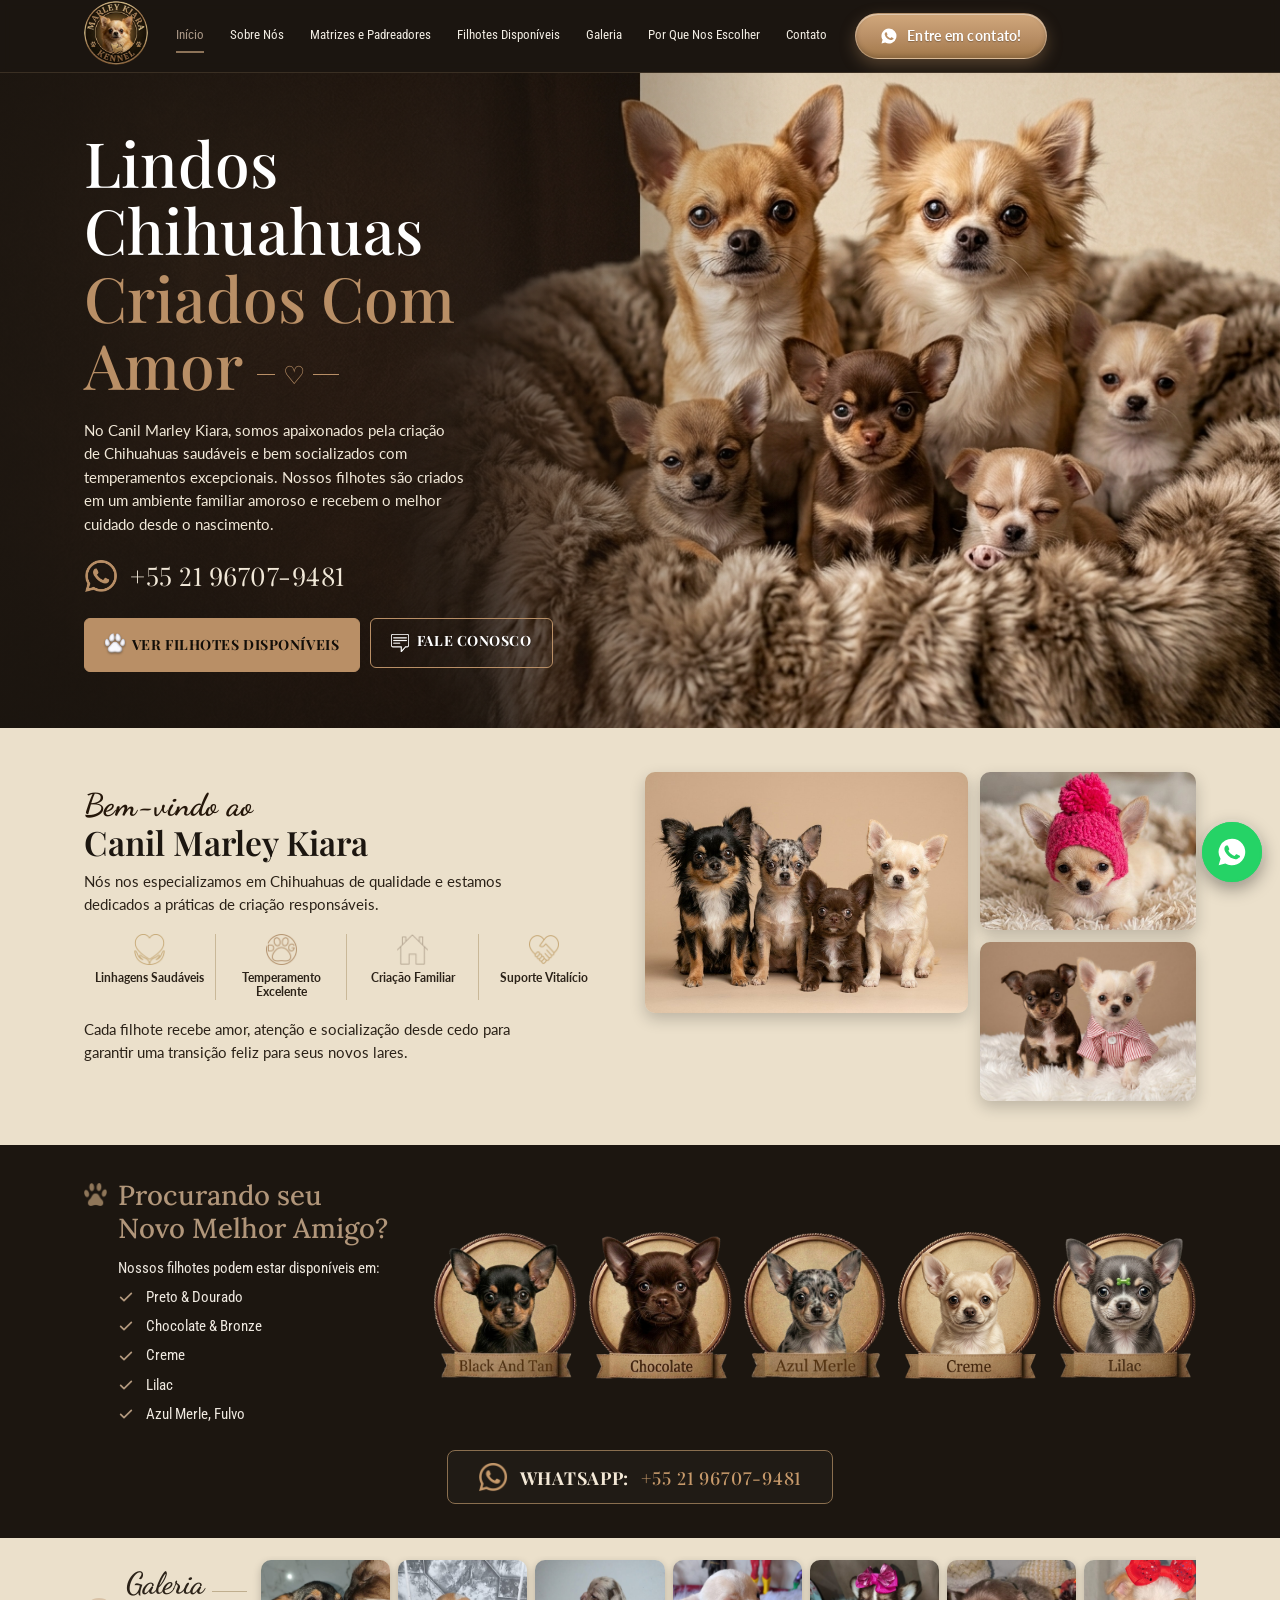
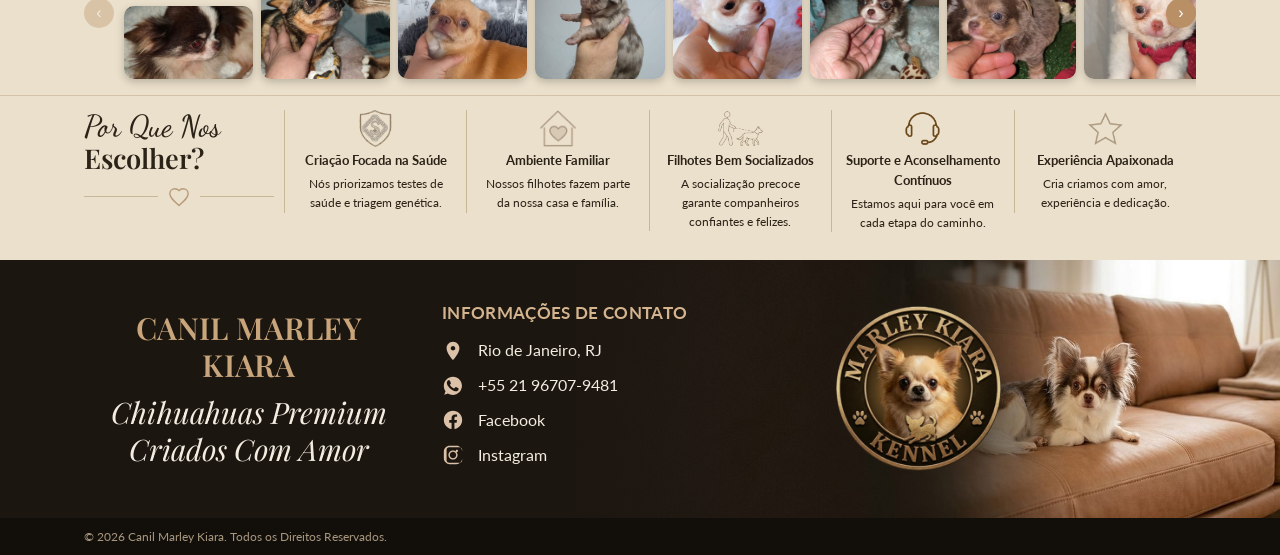
<file: index.html>
<!DOCTYPE html>
<html lang="pt-BR">
<head>
<meta charset="utf-8">
<meta name="viewport" content="width=device-width, initial-scale=1, viewport-fit=cover">
<title>Canil Marley Kiara — Chihuahuas criados com amor</title>
<link href="https://fonts.googleapis.com/css2?family=Playfair+Display:ital,wght@0,500;0,600;0,700;1,400;1,500&family=Dancing+Script:wght@500;600;700&family=Lato:wght@400;700&family=Lora:wght@500;600&family=Roboto+Condensed:wght@400;500&display=swap" rel="stylesheet">
<link rel="stylesheet" href="style.css">
</head>
<body>
<header><div class="wrap nav">
<a href="#inicio" aria-label="Canil Marley Kiara"><img class="logo" src="images/logo.png" alt="Logo Marley Kiara Kennel"></a>
<nav><a class="on" href="#inicio">Início</a><a href="#sobre">Sobre Nós</a><a href="pais.html">Matrizes e Padreadores</a><a href="filhotes.html">Filhotes Disponíveis</a><a href="#galeria">Galeria</a><a href="#porque">Por Que Nos Escolher</a><a href="#contato">Contato</a></nav>
<a class="wbtn" href="https://wa.me/5521967079481" target="_blank" rel="noopener"><svg width="18" height="18" viewBox="0 0 24 24" fill="currentColor" aria-hidden="true"><path d="M12 2a10 10 0 0 0-8.6 15.1L2 22l5-1.3A10 10 0 1 0 12 2zm5.2 14.2c-.2.6-1.3 1.2-1.8 1.2-.5.1-1 .2-3.3-.7-2.8-1.2-4.6-4-4.7-4.2-.1-.2-1.1-1.5-1.1-2.8s.7-2 1-2.3c.2-.3.5-.3.7-.3h.5c.2 0 .4 0 .6.5l.8 2c.1.2.1.3 0 .5l-.4.6c-.1.2-.3.3-.1.6.2.3.8 1.3 1.7 2.1 1.2 1 2.1 1.3 2.4 1.5.3.1.4.1.6-.1l.8-1c.2-.3.4-.2.6-.1l1.9.9c.3.1.5.2.5.3.1.2.1.8-.1 1.3z"/></svg><span>Entre em contato!</span></a>
</div></header>
<main>
<section class="hero" id="inicio"><div class="wrap"><div class="in">
<h1>Lindos Chihuahuas <span>Criados Com <b class="nw">Amor<i class="orn" aria-hidden="true">♡</i></b></span></h1>
<p>No Canil Marley Kiara, somos apaixonados pela criação de Chihuahuas saudáveis e bem socializados com temperamentos excepcionais. Nossos filhotes são criados em um ambiente familiar amoroso e recebem o melhor cuidado desde o nascimento.</p>
<div class="tel"><i class="wi" aria-hidden="true"></i>+55 21 96707-9481</div>
<div class="cta"><a class="btn fill" href="filhotes.html"><i class="ic ic-paw" aria-hidden="true"></i><span class="bt">VER FILHOTES DISPONÍVEIS</span></a><a class="btn line" href="#contato"><i class="ic ic-msg" aria-hidden="true"></i><span class="bt">FALE CONOSCO</span></a></div>
</div></div></section>

<section class="welcome" id="sobre"><div class="wrap grid">
<div>
<span class="script">Bem-vindo ao</span><h2>Canil Marley Kiara</h2>
<p>Nós nos especializamos em Chihuahuas de qualidade e estamos dedicados a práticas de criação responsáveis.</p>
<div class="feat"><div><em><img class="fi" src="images/icone-coracao-maos.png" alt=""></em>Linhagens Saudáveis</div><div><em><img class="fi" src="images/icone-patinha-circulo.png" alt=""></em>Temperamento Excelente</div><div><em><img class="fi" src="images/icone-casa.png" alt=""></em>Criação Familiar</div><div><em><img class="fi" src="images/icone-aperto-de-mao.png" alt=""></em>Suporte Vitalício</div></div>
<p>Cada filhote recebe amor, atenção e socialização desde cedo para garantir uma transição feliz para seus novos lares.</p>
</div>
<div class="collage">
<div><img src="images/boas-vindas-1.jpg" alt="Quatro chihuahuas: preto e dourado, azul merle, chocolate e creme" class="fill"></div>
<div><img src="images/boas-vindas-2.jpg" alt="Filhote de chihuahua com gorro rosa sobre manta" class="fill" style="object-position:center 45%"></div>
<div><img src="images/boas-vindas-3.jpg" alt="Dois filhotes de chihuahua sobre manta branca" class="fill" style="object-position:center 40%"></div>
</div></div></section>

<section class="colors" id="filhotes"><div class="wrap">
<div class="row">
<div class="intro"><i class="pw" aria-hidden="true"></i><h2>Procurando seu<br>Novo Melhor Amigo?</h2>
<p>Nossos filhotes podem estar disponíveis em:</p>
<ul><li>Preto &amp; Dourado</li><li>Chocolate &amp; Bronze</li><li>Creme</li><li>Lilac</li><li>Azul Merle, Fulvo</li></ul></div>
<div class="circles">
<div class="circ circ-img"><img src="images/cor-preto.png" alt="Filhote Preto &amp; Dourado (Black and Tan)"></div>
<div class="circ circ-img"><img src="images/cor-chocolate.png" alt="Filhote Chocolate"></div>
<div class="circ circ-img"><img src="images/cor-azul.png" alt="Filhote Azul Merle"></div>
<div class="circ circ-img"><img src="images/cor-creme.png" alt="Filhote Creme"></div>
<div class="circ circ-img"><img src="images/cor-lilac.png" alt="Filhote Lilac"></div>
</div></div>
<div class="wa"><a href="https://wa.me/5521967079481" target="_blank" rel="noopener"><i class="wi" aria-hidden="true"></i><b>WHATSAPP:</b> <span class="num">+55 21 96707-9481</span></a></div>
</div></section>

<section class="gal" id="galeria"><div class="wrap">
<div class="track-w"><div class="gh"><h2>Galeria</h2><i class="rule" aria-hidden="true"></i></div><button class="arr l" aria-label="Anterior">‹</button><button class="arr r" aria-label="Próximo">›</button>
<!-- Para adicionar fotos: copie uma linha <div><img src='images/galeria/NOME.jpg' alt='Filhote'></div> para dentro desta .track. A galeria rola sozinha (mouse, arrastar ou setas). -->
<div class="track" id="track">
<div><img src="images/galeria/filhote-1.jpg" alt="Chihuahua branco e chocolate de pelo longo sobre manta" loading="lazy" style="object-position:center 20%"></div><div><img src="images/galeria/filhote-2.jpg" alt="Chihuahua preto e dourado ao lado de um gato siamês" loading="lazy" style="object-position:center 25%"></div><div><img src="images/galeria/filhote-3.jpg" alt="Chihuahua dourado deitado em almofada cinza" loading="lazy" style="object-position:center 25%"></div><div><img src="images/galeria/filhote-4.jpg" alt="Filhote de chihuahua azul merle nas mãos" loading="lazy" style="object-position:center 25%"></div><div><img src="images/galeria/filhote-5.jpg" alt="Filhote de chihuahua creme claro" loading="lazy" style="object-position:center 25%"></div><div><img src="images/galeria/filhote-6.jpg" alt="Filhote de chihuahua chocolate com laço rosa" loading="lazy" style="object-position:center 25%"></div><div><img src="images/galeria/filhote-7.jpg" alt="Filhote de chihuahua chocolate de olhos azuis sobre grama sintética" loading="lazy" style="object-position:center 28%"></div><div><img src="images/galeria/filhote-8.jpg" alt="Filhote de chihuahua branco com laço vermelho" loading="lazy" style="object-position:center 18%"></div><div><img src="images/galeria/filhote-9.jpg" alt="Filhote de chihuahua creme de pelo longo com camisa listrada vermelha" loading="lazy" style="object-position:center 30%"></div><div><img src="images/galeria/filhote-10.jpg" alt="Filhote de chihuahua chocolate e branco de olhos azuis sobre manta felpuda" loading="lazy" style="object-position:center 38%"></div><div><img src="images/galeria/filhote-11.jpg" alt="Filhote de chihuahua chocolate sentado sobre manta azul" loading="lazy" style="object-position:center 40%"></div><div><img src="images/galeria/filhote-12.jpg" alt="Filhote de chihuahua chocolate e dourado nas mãos" loading="lazy" style="object-position:center 22%"></div><div><img src="images/galeria/filhote-13.jpg" alt="Filhote de chihuahua chocolate com manchas brancas sobre manta branca" loading="lazy" style="object-position:center 32%"></div><div><img src="images/galeria/filhote-14.jpg" alt="Filhote de chihuahua lilac de olhos azuis nas mãos" loading="lazy" style="object-position:center 30%"></div><div><img src="images/galeria/filhote-15.jpg" alt="Dois filhotes de chihuahua creme sobre grama sintética" loading="lazy" style="object-position:center 38%"></div><div><img src="images/galeria/filhote-16.jpg" alt="Filhote de chihuahua creme com laço rosa" loading="lazy" style="object-position:center 28%"></div>
</div></div></div></section>

<section class="why" id="porque"><div class="wrap grid">
<h2><span class="script">Por Que Nos</span>Escolher?<span class="hh" aria-hidden="true"><i></i><svg viewBox='0 0 24 24' width='22' height='22' aria-hidden='true'><path d='M12 21.35l-1.45-1.32C5.4 15.36 2 12.28 2 8.5 2 5.42 4.42 3 7.5 3c1.74 0 3.41.81 4.5 2.09C13.09 3.81 14.76 3 16.5 3 19.58 3 22 5.42 22 8.5c0 3.78-3.4 6.86-8.55 11.54L12 21.35z' fill='none' stroke='currentColor' stroke-width='1.5' stroke-linejoin='round'/></svg><i></i></span></h2>
<div class="it"><em><img class="fi" src="images/icone-escudo.png" alt=""></em><h3>Criação Focada na Saúde</h3><p>Nós priorizamos testes de saúde e triagem genética.</p></div>
<div class="it"><em><img class="fi" src="images/icone-casa-coracao.png" alt=""></em><h3>Ambiente Familiar</h3><p>Nossos filhotes fazem parte da nossa casa e família.</p></div>
<div class="it"><em><img class="fi fi-w" src="images/icone-passeio.png" alt=""></em><h3>Filhotes Bem Socializados</h3><p>A socialização precoce garante companheiros confiantes e felizes.</p></div>
<div class="it"><em><img class="fi" src="images/icone-suporte.png" alt=""></em><h3>Suporte e Aconselhamento Contínuos</h3><p>Estamos aqui para você em cada etapa do caminho.</p></div>
<div class="it"><em><img class="fi" src="images/icone-estrela.png" alt=""></em><h3>Experiência Apaixonada</h3><p>Cria criamos com amor, experiência e dedicação.</p></div>
</div></section>

<section class="contact" id="contato"><div class="wrap grid">
<div class="brand">CANIL MARLEY<br>KIARA<span class="tag">Chihuahuas Premium<br>Criados Com Amor</span></div>
<div><h3>INFORMAÇÕES DE CONTATO</h3><ul>
<li><img class="ci" src="images/icone-local.svg" alt="">Rio de Janeiro, RJ</li>
<li><img class="ci" src="images/icone-whatsapp.svg" alt=""><a href="https://wa.me/5521967079481" target="_blank" rel="noopener">+55 21 96707-9481</a></li>
<li><img class="ci" src="images/icone-facebook.svg" alt=""><a href="https://www.facebook.com/marley.kiar/" target="_blank" rel="noopener">Facebook</a></li>
<li><img class="ci" src="images/icone-instagram.svg" alt=""><a href="https://www.instagram.com/marley_kiara/" target="_blank" rel="noopener">Instagram</a></li></ul></div>
<div class="side"><img class="logo" src="images/logo.png" alt="Marley Kiara Kennel"></div>
</div></section>
</main>
<div class="copy"><div class="wrap">© 2026 Canil Marley Kiara. Todos os Direitos Reservados.</div></div>
<a class="wfloat" href="https://wa.me/5521967079481?text=Ol%C3%A1!%20Vim%20pelo%20site%20do%20Canil%20Marley%20Kiara%20e%20gostaria%20de%20saber%20mais%20sobre%20os%20filhotes." target="_blank" rel="noopener" aria-label="Falar com o Canil Marley Kiara no WhatsApp"><svg width="32" height="32" viewBox="0 0 24 24" fill="currentColor" aria-hidden="true"><path d="M12 2a10 10 0 0 0-8.6 15.1L2 22l5-1.3A10 10 0 1 0 12 2zm5.2 14.2c-.2.6-1.3 1.2-1.8 1.2-.5.1-1 .2-3.3-.7-2.8-1.2-4.6-4-4.7-4.2-.1-.2-1.1-1.5-1.1-2.8s.7-2 1-2.3c.2-.3.5-.3.7-.3h.5c.2 0 .4 0 .6.5l.8 2c.1.2.1.3 0 .5l-.4.6c-.1.2-.3.3-.1.6.2.3.8 1.3 1.7 2.1 1.2 1 2.1 1.3 2.4 1.5.3.1.4.1.6-.1l.8-1c.2-.3.4-.2.6-.1l1.9.9c.3.1.5.2.5.3.1.2.1.8-.1 1.3z"/></svg></a>
<script src="script.js"></script>
<script src="menu.js"></script>
</body></html>
</file>
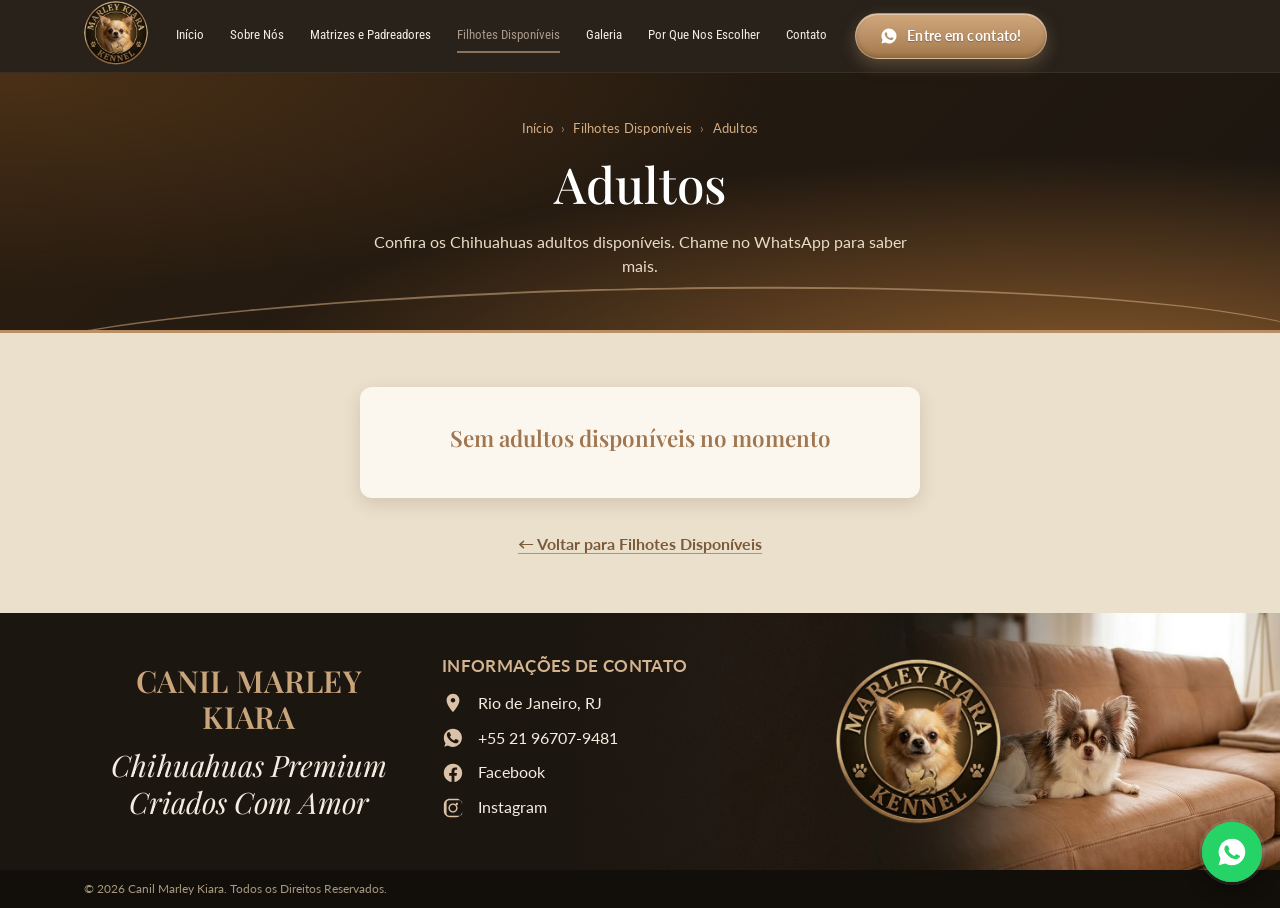
<file: adultos.html>
<!DOCTYPE html>
<html lang="pt-BR">
<head>
<meta charset="utf-8">
<meta name="viewport" content="width=device-width, initial-scale=1, viewport-fit=cover">
<title>Adultos — Canil Marley Kiara</title>
<meta name="description" content="Confira os Chihuahuas adultos disponíveis. Chame no WhatsApp para saber mais.">
<link href="https://fonts.googleapis.com/css2?family=Playfair+Display:ital,wght@0,500;0,600;0,700;1,400;1,500&family=Dancing+Script:wght@500;600;700&family=Lato:wght@400;700&family=Lora:wght@500;600&family=Roboto+Condensed:wght@400;500&display=swap" rel="stylesheet">
<link rel="stylesheet" href="style.css">
<link rel="stylesheet" href="paginas.css">
</head>
<body>
<header><div class="wrap nav">
<a href="index.html#inicio" aria-label="Canil Marley Kiara"><img class="logo" src="images/logo.png" alt="Logo Marley Kiara Kennel"></a>
<nav><a href="index.html#inicio">Início</a><a href="index.html#sobre">Sobre Nós</a><a href="pais.html">Matrizes e Padreadores</a><a class="on" href="filhotes.html">Filhotes Disponíveis</a><a href="index.html#galeria">Galeria</a><a href="index.html#porque">Por Que Nos Escolher</a><a href="index.html#contato">Contato</a></nav>
<a class="wbtn" href="https://wa.me/5521967079481" target="_blank" rel="noopener"><svg width="18" height="18" viewBox="0 0 24 24" fill="currentColor" aria-hidden="true"><path d="M12 2a10 10 0 0 0-8.6 15.1L2 22l5-1.3A10 10 0 1 0 12 2zm5.2 14.2c-.2.6-1.3 1.2-1.8 1.2-.5.1-1 .2-3.3-.7-2.8-1.2-4.6-4-4.7-4.2-.1-.2-1.1-1.5-1.1-2.8s.7-2 1-2.3c.2-.3.5-.3.7-.3h.5c.2 0 .4 0 .6.5l.8 2c.1.2.1.3 0 .5l-.4.6c-.1.2-.3.3-.1.6.2.3.8 1.3 1.7 2.1 1.2 1 2.1 1.3 2.4 1.5.3.1.4.1.6-.1l.8-1c.2-.3.4-.2.6-.1l1.9.9c.3.1.5.2.5.3.1.2.1.8-.1 1.3z"/></svg><span>Entre em contato!</span></a>
</div></header>
<main>
<section class="pghead"><div class="wrap"><p class="crumb"><a href="index.html">Início</a><span>›</span><a href="filhotes.html">Filhotes Disponíveis</a><span>›</span>Adultos</p><h1>Adultos</h1><p class="sub">Confira os Chihuahuas adultos disponíveis. Chame no WhatsApp para saber mais.</p></div></section>
<section class="pgbody"><div class="wrap">
<div class="lista" data-cat="adultos" data-titulo="Adultos" data-vazio="Sem adultos disponíveis no momento"></div>
<p class="back"><a href="filhotes.html">← Voltar para Filhotes Disponíveis</a></p>
</div></section>
</main>
<section class="contact" id="contato"><div class="wrap grid">
<div class="brand">CANIL MARLEY<br>KIARA<span class="tag">Chihuahuas Premium<br>Criados Com Amor</span></div>
<div><h3>INFORMAÇÕES DE CONTATO</h3><ul>
<li><img class="ci" src="images/icone-local.svg" alt="">Rio de Janeiro, RJ</li>
<li><img class="ci" src="images/icone-whatsapp.svg" alt=""><a href="https://wa.me/5521967079481" target="_blank" rel="noopener">+55 21 96707-9481</a></li>
<li><img class="ci" src="images/icone-facebook.svg" alt=""><a href="https://www.facebook.com/marley.kiar/" target="_blank" rel="noopener">Facebook</a></li>
<li><img class="ci" src="images/icone-instagram.svg" alt=""><a href="https://www.instagram.com/marley_kiara/" target="_blank" rel="noopener">Instagram</a></li></ul></div>
<div class="side"><img class="logo" src="images/logo.png" alt="Marley Kiara Kennel"></div>
</div></section>
<div class="copy"><div class="wrap">© 2026 Canil Marley Kiara. Todos os Direitos Reservados.</div></div>
<a class="wfloat" href="https://wa.me/5521967079481?text=Ol%C3%A1!%20Vim%20pelo%20site%20do%20Canil%20Marley%20Kiara%20e%20gostaria%20de%20saber%20mais%20sobre%20os%20filhotes." target="_blank" rel="noopener" aria-label="Falar com o Canil Marley Kiara no WhatsApp"><svg width="32" height="32" viewBox="0 0 24 24" fill="currentColor" aria-hidden="true"><path d="M12 2a10 10 0 0 0-8.6 15.1L2 22l5-1.3A10 10 0 1 0 12 2zm5.2 14.2c-.2.6-1.3 1.2-1.8 1.2-.5.1-1 .2-3.3-.7-2.8-1.2-4.6-4-4.7-4.2-.1-.2-1.1-1.5-1.1-2.8s.7-2 1-2.3c.2-.3.5-.3.7-.3h.5c.2 0 .4 0 .6.5l.8 2c.1.2.1.3 0 .5l-.4.6c-.1.2-.3.3-.1.6.2.3.8 1.3 1.7 2.1 1.2 1 2.1 1.3 2.4 1.5.3.1.4.1.6-.1l.8-1c.2-.3.4-.2.6-.1l1.9.9c.3.1.5.2.5.3.1.2.1.8-.1 1.3z"/></svg></a>
<script src="filhotes-data.js"></script>
<script src="paginas.js"></script>
<script src="menu.js"></script>
</body></html>
</file>
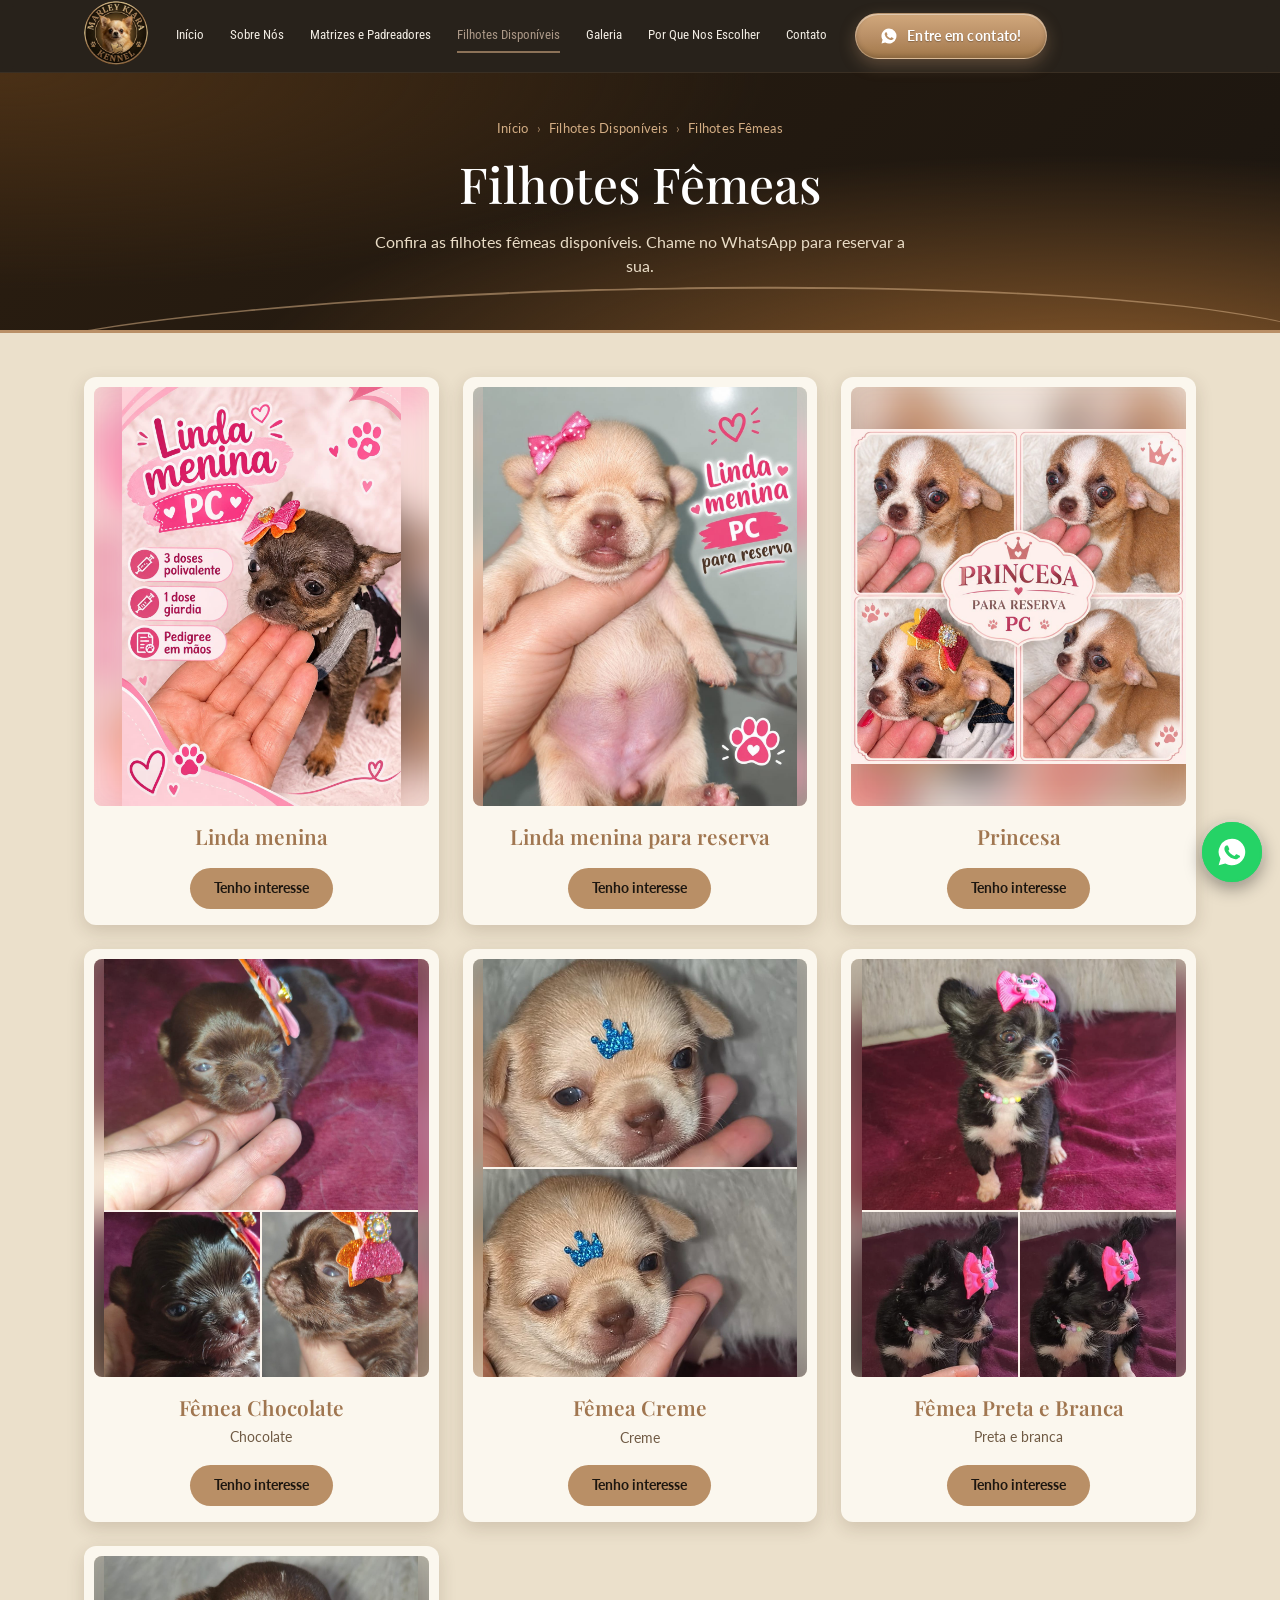
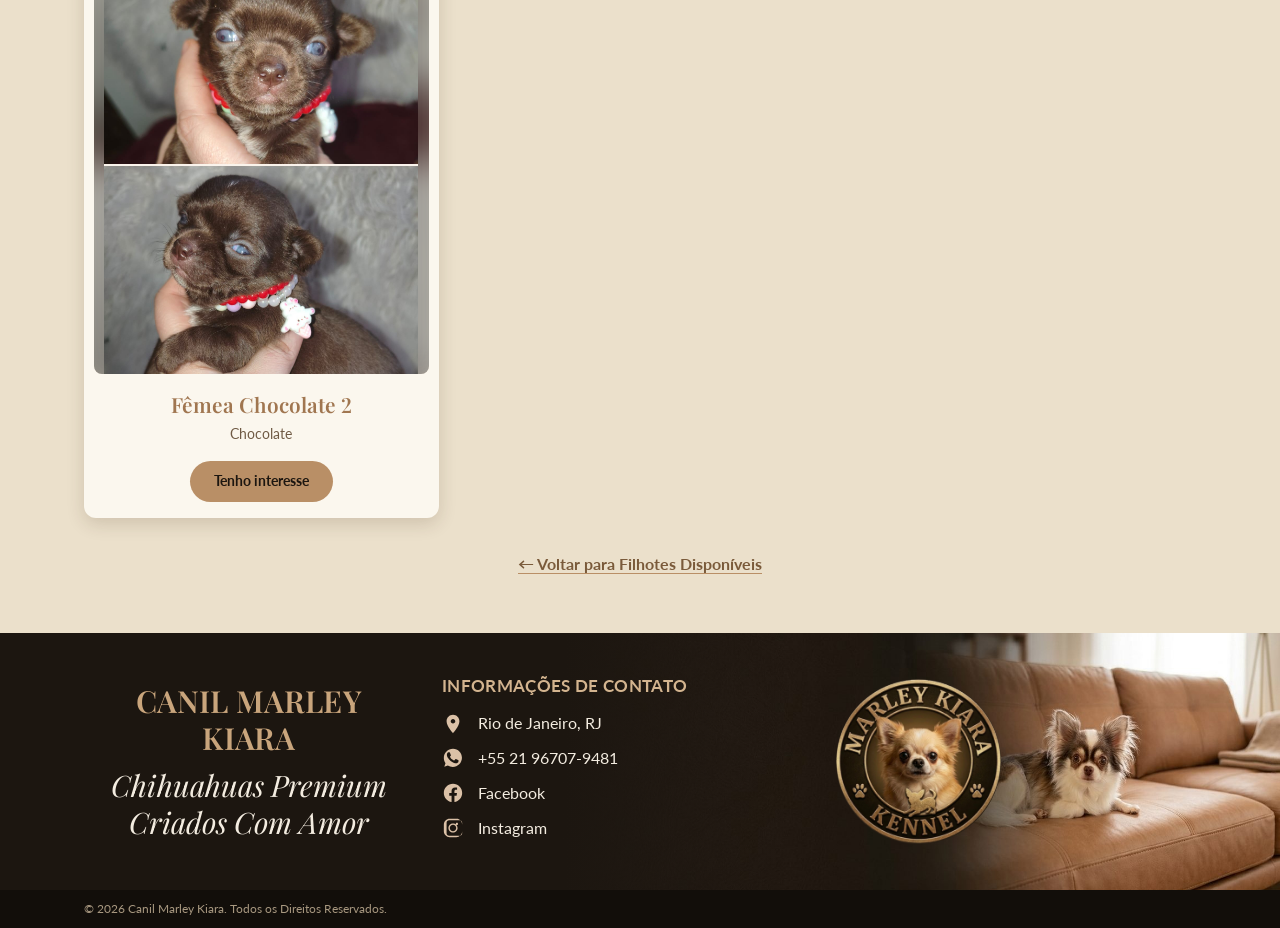
<file: filhotes-femeas.html>
<!DOCTYPE html>
<html lang="pt-BR">
<head>
<meta charset="utf-8">
<meta name="viewport" content="width=device-width, initial-scale=1, viewport-fit=cover">
<title>Filhotes Fêmeas — Canil Marley Kiara</title>
<meta name="description" content="Confira as filhotes fêmeas disponíveis. Chame no WhatsApp para reservar a sua.">
<link href="https://fonts.googleapis.com/css2?family=Playfair+Display:ital,wght@0,500;0,600;0,700;1,400;1,500&family=Dancing+Script:wght@500;600;700&family=Lato:wght@400;700&family=Lora:wght@500;600&family=Roboto+Condensed:wght@400;500&display=swap" rel="stylesheet">
<link rel="stylesheet" href="style.css">
<link rel="stylesheet" href="paginas.css">
</head>
<body>
<header><div class="wrap nav">
<a href="index.html#inicio" aria-label="Canil Marley Kiara"><img class="logo" src="images/logo.png" alt="Logo Marley Kiara Kennel"></a>
<nav><a href="index.html#inicio">Início</a><a href="index.html#sobre">Sobre Nós</a><a href="pais.html">Matrizes e Padreadores</a><a class="on" href="filhotes.html">Filhotes Disponíveis</a><a href="index.html#galeria">Galeria</a><a href="index.html#porque">Por Que Nos Escolher</a><a href="index.html#contato">Contato</a></nav>
<a class="wbtn" href="https://wa.me/5521967079481" target="_blank" rel="noopener"><svg width="18" height="18" viewBox="0 0 24 24" fill="currentColor" aria-hidden="true"><path d="M12 2a10 10 0 0 0-8.6 15.1L2 22l5-1.3A10 10 0 1 0 12 2zm5.2 14.2c-.2.6-1.3 1.2-1.8 1.2-.5.1-1 .2-3.3-.7-2.8-1.2-4.6-4-4.7-4.2-.1-.2-1.1-1.5-1.1-2.8s.7-2 1-2.3c.2-.3.5-.3.7-.3h.5c.2 0 .4 0 .6.5l.8 2c.1.2.1.3 0 .5l-.4.6c-.1.2-.3.3-.1.6.2.3.8 1.3 1.7 2.1 1.2 1 2.1 1.3 2.4 1.5.3.1.4.1.6-.1l.8-1c.2-.3.4-.2.6-.1l1.9.9c.3.1.5.2.5.3.1.2.1.8-.1 1.3z"/></svg><span>Entre em contato!</span></a>
</div></header>
<main>
<section class="pghead"><div class="wrap"><p class="crumb"><a href="index.html">Início</a><span>›</span><a href="filhotes.html">Filhotes Disponíveis</a><span>›</span>Filhotes Fêmeas</p><h1>Filhotes Fêmeas</h1><p class="sub">Confira as filhotes fêmeas disponíveis. Chame no WhatsApp para reservar a sua.</p></div></section>
<section class="pgbody"><div class="wrap">
<div class="lista" data-cat="femeas" data-titulo="Filhotes Fêmeas" data-vazio="Sem filhotes fêmeas disponíveis no momento"></div>
<p class="back"><a href="filhotes.html">← Voltar para Filhotes Disponíveis</a></p>
</div></section>
</main>
<section class="contact" id="contato"><div class="wrap grid">
<div class="brand">CANIL MARLEY<br>KIARA<span class="tag">Chihuahuas Premium<br>Criados Com Amor</span></div>
<div><h3>INFORMAÇÕES DE CONTATO</h3><ul>
<li><img class="ci" src="images/icone-local.svg" alt="">Rio de Janeiro, RJ</li>
<li><img class="ci" src="images/icone-whatsapp.svg" alt=""><a href="https://wa.me/5521967079481" target="_blank" rel="noopener">+55 21 96707-9481</a></li>
<li><img class="ci" src="images/icone-facebook.svg" alt=""><a href="https://www.facebook.com/marley.kiar/" target="_blank" rel="noopener">Facebook</a></li>
<li><img class="ci" src="images/icone-instagram.svg" alt=""><a href="https://www.instagram.com/marley_kiara/" target="_blank" rel="noopener">Instagram</a></li></ul></div>
<div class="side"><img class="logo" src="images/logo.png" alt="Marley Kiara Kennel"></div>
</div></section>
<div class="copy"><div class="wrap">© 2026 Canil Marley Kiara. Todos os Direitos Reservados.</div></div>
<a class="wfloat" href="https://wa.me/5521967079481?text=Ol%C3%A1!%20Vim%20pelo%20site%20do%20Canil%20Marley%20Kiara%20e%20gostaria%20de%20saber%20mais%20sobre%20os%20filhotes." target="_blank" rel="noopener" aria-label="Falar com o Canil Marley Kiara no WhatsApp"><svg width="32" height="32" viewBox="0 0 24 24" fill="currentColor" aria-hidden="true"><path d="M12 2a10 10 0 0 0-8.6 15.1L2 22l5-1.3A10 10 0 1 0 12 2zm5.2 14.2c-.2.6-1.3 1.2-1.8 1.2-.5.1-1 .2-3.3-.7-2.8-1.2-4.6-4-4.7-4.2-.1-.2-1.1-1.5-1.1-2.8s.7-2 1-2.3c.2-.3.5-.3.7-.3h.5c.2 0 .4 0 .6.5l.8 2c.1.2.1.3 0 .5l-.4.6c-.1.2-.3.3-.1.6.2.3.8 1.3 1.7 2.1 1.2 1 2.1 1.3 2.4 1.5.3.1.4.1.6-.1l.8-1c.2-.3.4-.2.6-.1l1.9.9c.3.1.5.2.5.3.1.2.1.8-.1 1.3z"/></svg></a>
<script src="filhotes-data.js"></script>
<script src="paginas.js"></script>
<script src="menu.js"></script>
</body></html>
</file>
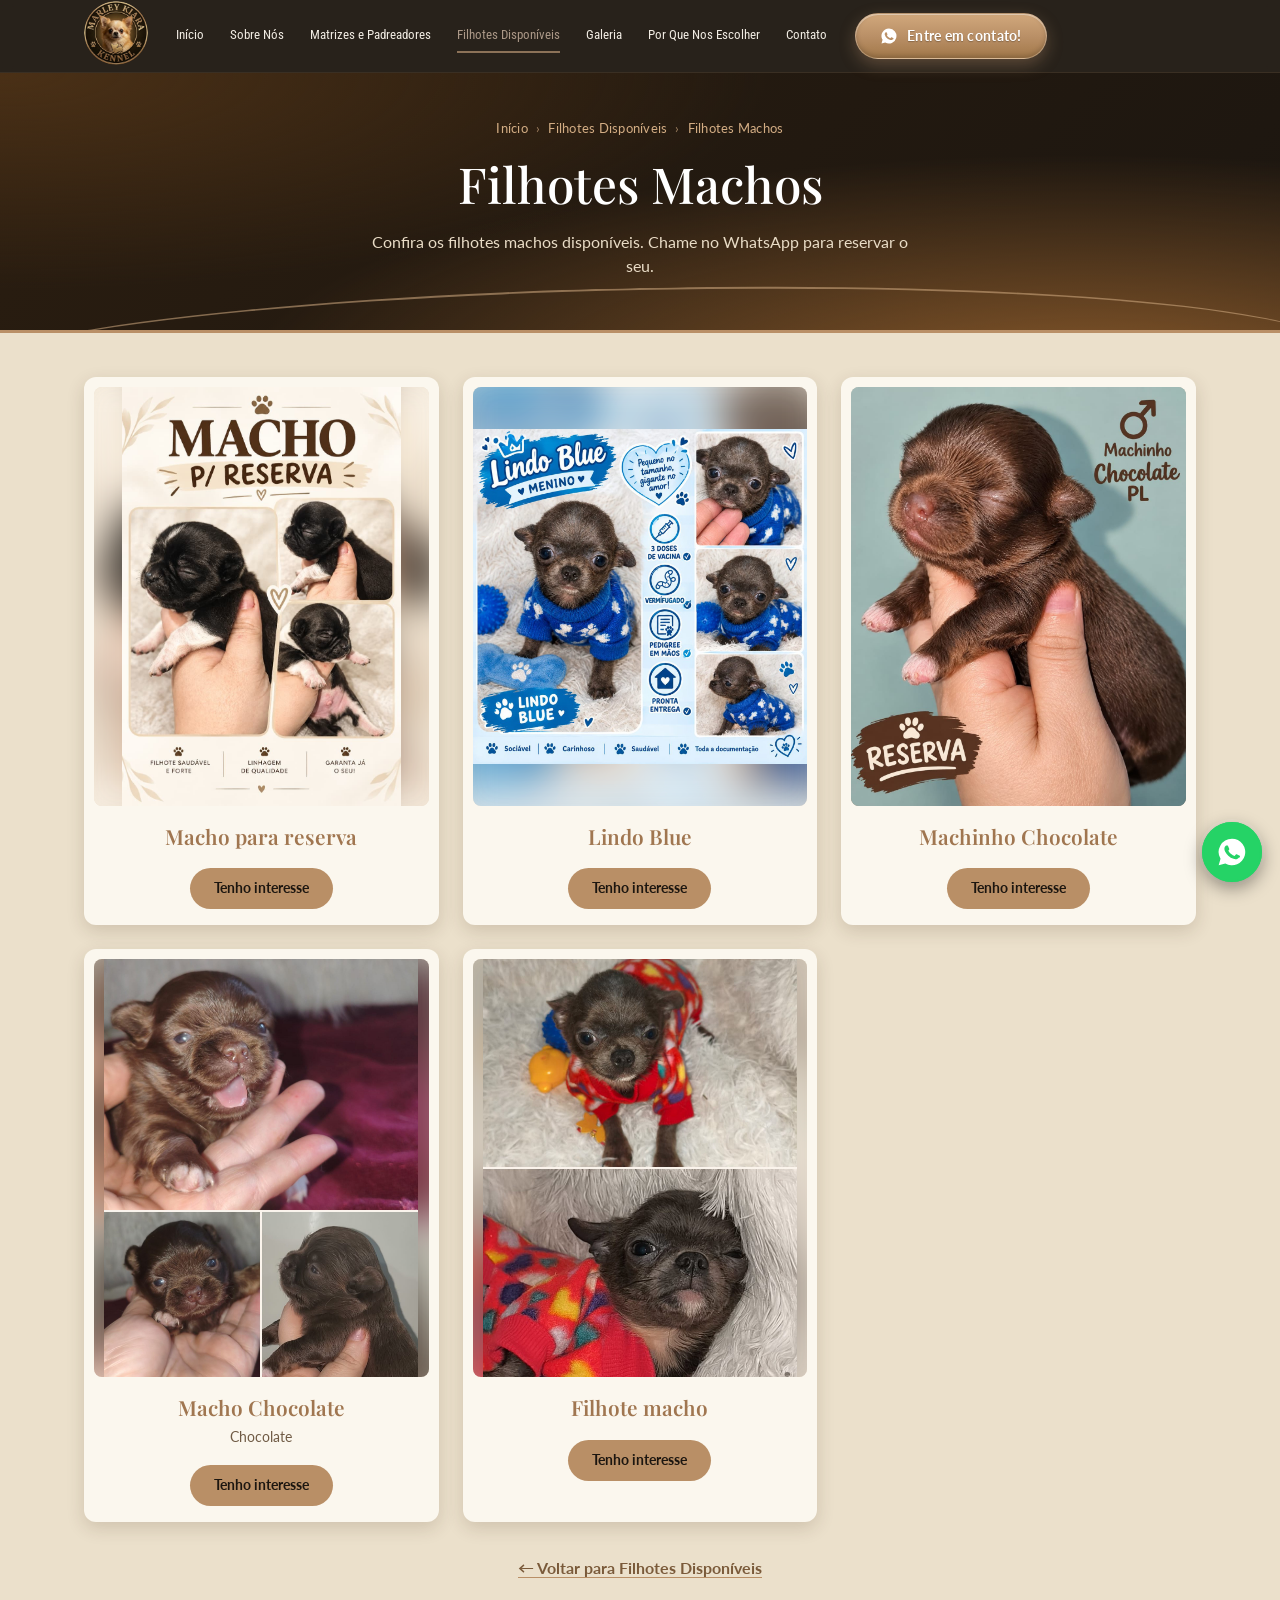
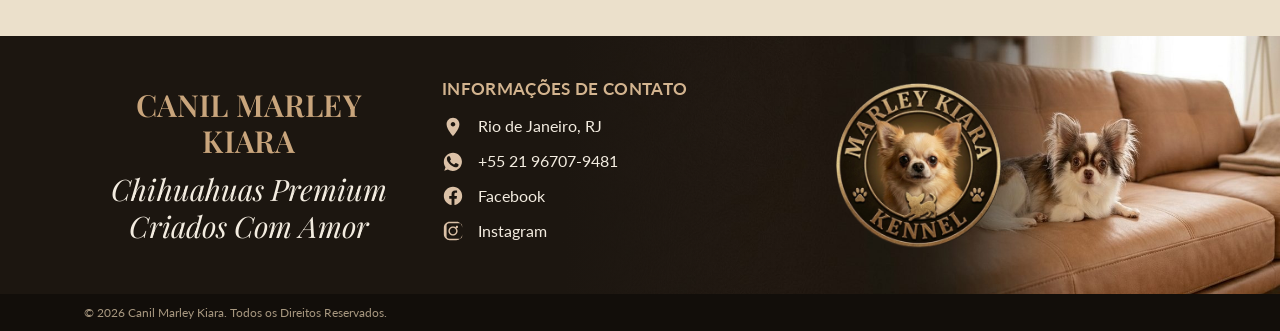
<file: filhotes-machos.html>
<!DOCTYPE html>
<html lang="pt-BR">
<head>
<meta charset="utf-8">
<meta name="viewport" content="width=device-width, initial-scale=1, viewport-fit=cover">
<title>Filhotes Machos — Canil Marley Kiara</title>
<meta name="description" content="Confira os filhotes machos disponíveis. Chame no WhatsApp para reservar o seu.">
<link href="https://fonts.googleapis.com/css2?family=Playfair+Display:ital,wght@0,500;0,600;0,700;1,400;1,500&family=Dancing+Script:wght@500;600;700&family=Lato:wght@400;700&family=Lora:wght@500;600&family=Roboto+Condensed:wght@400;500&display=swap" rel="stylesheet">
<link rel="stylesheet" href="style.css">
<link rel="stylesheet" href="paginas.css">
</head>
<body>
<header><div class="wrap nav">
<a href="index.html#inicio" aria-label="Canil Marley Kiara"><img class="logo" src="images/logo.png" alt="Logo Marley Kiara Kennel"></a>
<nav><a href="index.html#inicio">Início</a><a href="index.html#sobre">Sobre Nós</a><a href="pais.html">Matrizes e Padreadores</a><a class="on" href="filhotes.html">Filhotes Disponíveis</a><a href="index.html#galeria">Galeria</a><a href="index.html#porque">Por Que Nos Escolher</a><a href="index.html#contato">Contato</a></nav>
<a class="wbtn" href="https://wa.me/5521967079481" target="_blank" rel="noopener"><svg width="18" height="18" viewBox="0 0 24 24" fill="currentColor" aria-hidden="true"><path d="M12 2a10 10 0 0 0-8.6 15.1L2 22l5-1.3A10 10 0 1 0 12 2zm5.2 14.2c-.2.6-1.3 1.2-1.8 1.2-.5.1-1 .2-3.3-.7-2.8-1.2-4.6-4-4.7-4.2-.1-.2-1.1-1.5-1.1-2.8s.7-2 1-2.3c.2-.3.5-.3.7-.3h.5c.2 0 .4 0 .6.5l.8 2c.1.2.1.3 0 .5l-.4.6c-.1.2-.3.3-.1.6.2.3.8 1.3 1.7 2.1 1.2 1 2.1 1.3 2.4 1.5.3.1.4.1.6-.1l.8-1c.2-.3.4-.2.6-.1l1.9.9c.3.1.5.2.5.3.1.2.1.8-.1 1.3z"/></svg><span>Entre em contato!</span></a>
</div></header>
<main>
<section class="pghead"><div class="wrap"><p class="crumb"><a href="index.html">Início</a><span>›</span><a href="filhotes.html">Filhotes Disponíveis</a><span>›</span>Filhotes Machos</p><h1>Filhotes Machos</h1><p class="sub">Confira os filhotes machos disponíveis. Chame no WhatsApp para reservar o seu.</p></div></section>
<section class="pgbody"><div class="wrap">
<div class="lista" data-cat="machos" data-titulo="Filhotes Machos" data-vazio="Sem filhotes machos disponíveis no momento"></div>
<p class="back"><a href="filhotes.html">← Voltar para Filhotes Disponíveis</a></p>
</div></section>
</main>
<section class="contact" id="contato"><div class="wrap grid">
<div class="brand">CANIL MARLEY<br>KIARA<span class="tag">Chihuahuas Premium<br>Criados Com Amor</span></div>
<div><h3>INFORMAÇÕES DE CONTATO</h3><ul>
<li><img class="ci" src="images/icone-local.svg" alt="">Rio de Janeiro, RJ</li>
<li><img class="ci" src="images/icone-whatsapp.svg" alt=""><a href="https://wa.me/5521967079481" target="_blank" rel="noopener">+55 21 96707-9481</a></li>
<li><img class="ci" src="images/icone-facebook.svg" alt=""><a href="https://www.facebook.com/marley.kiar/" target="_blank" rel="noopener">Facebook</a></li>
<li><img class="ci" src="images/icone-instagram.svg" alt=""><a href="https://www.instagram.com/marley_kiara/" target="_blank" rel="noopener">Instagram</a></li></ul></div>
<div class="side"><img class="logo" src="images/logo.png" alt="Marley Kiara Kennel"></div>
</div></section>
<div class="copy"><div class="wrap">© 2026 Canil Marley Kiara. Todos os Direitos Reservados.</div></div>
<a class="wfloat" href="https://wa.me/5521967079481?text=Ol%C3%A1!%20Vim%20pelo%20site%20do%20Canil%20Marley%20Kiara%20e%20gostaria%20de%20saber%20mais%20sobre%20os%20filhotes." target="_blank" rel="noopener" aria-label="Falar com o Canil Marley Kiara no WhatsApp"><svg width="32" height="32" viewBox="0 0 24 24" fill="currentColor" aria-hidden="true"><path d="M12 2a10 10 0 0 0-8.6 15.1L2 22l5-1.3A10 10 0 1 0 12 2zm5.2 14.2c-.2.6-1.3 1.2-1.8 1.2-.5.1-1 .2-3.3-.7-2.8-1.2-4.6-4-4.7-4.2-.1-.2-1.1-1.5-1.1-2.8s.7-2 1-2.3c.2-.3.5-.3.7-.3h.5c.2 0 .4 0 .6.5l.8 2c.1.2.1.3 0 .5l-.4.6c-.1.2-.3.3-.1.6.2.3.8 1.3 1.7 2.1 1.2 1 2.1 1.3 2.4 1.5.3.1.4.1.6-.1l.8-1c.2-.3.4-.2.6-.1l1.9.9c.3.1.5.2.5.3.1.2.1.8-.1 1.3z"/></svg></a>
<script src="filhotes-data.js"></script>
<script src="paginas.js"></script>
<script src="menu.js"></script>
</body></html>
</file>
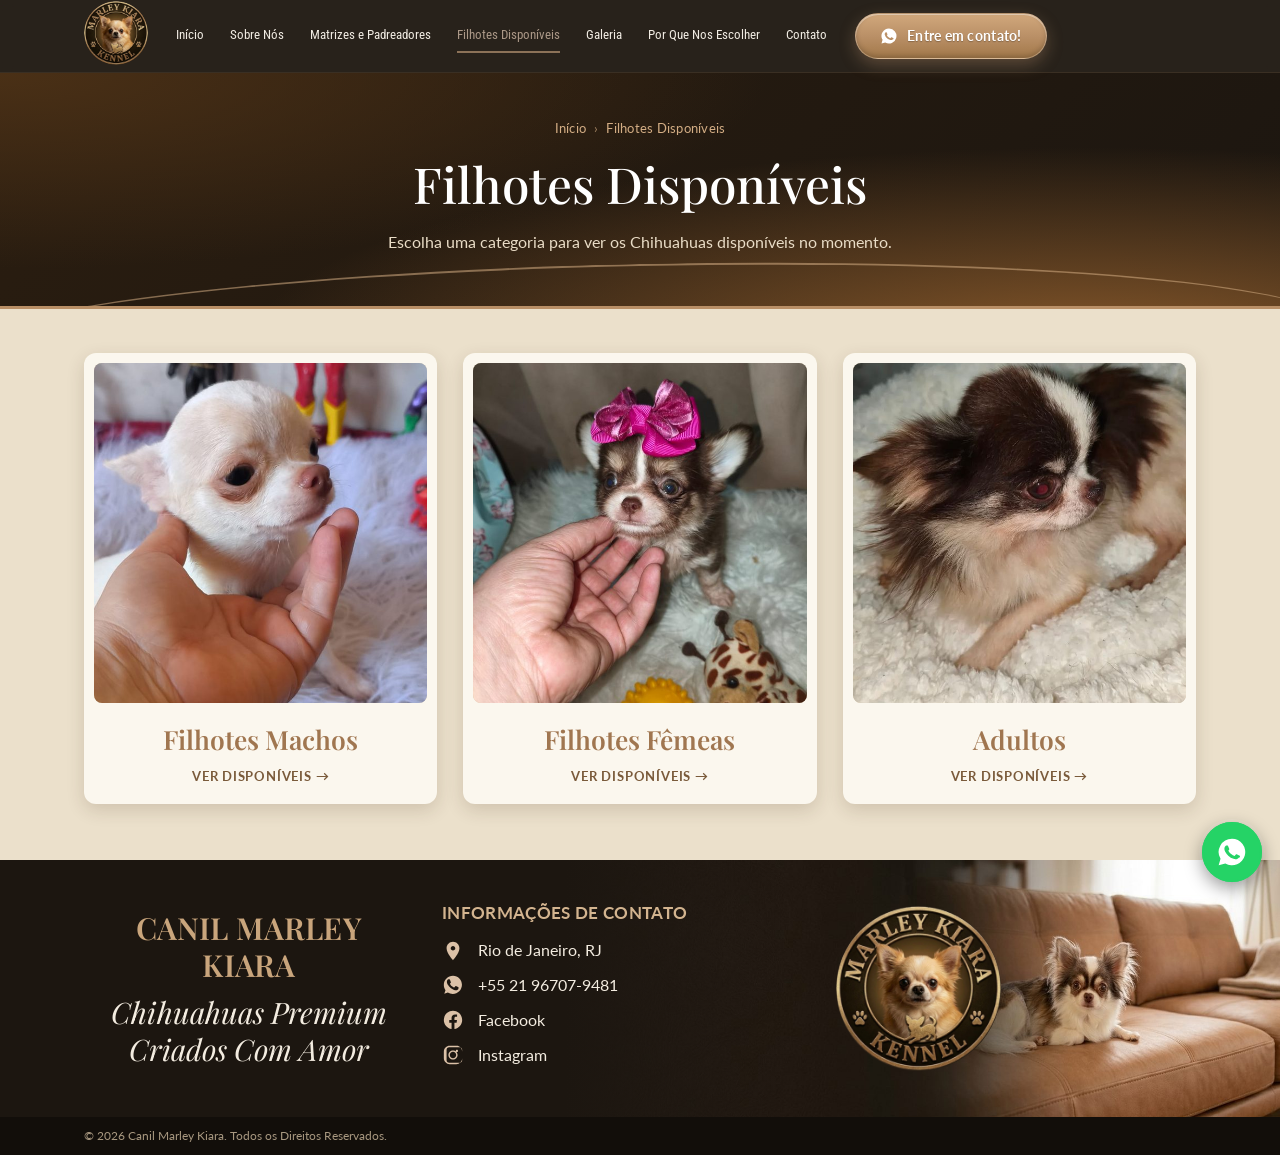
<file: filhotes.html>
<!DOCTYPE html>
<html lang="pt-BR">
<head>
<meta charset="utf-8">
<meta name="viewport" content="width=device-width, initial-scale=1, viewport-fit=cover">
<title>Filhotes Disponíveis — Canil Marley Kiara</title>
<meta name="description" content="Veja os filhotes machos, fêmeas e adultos de Chihuahua disponíveis no Canil Marley Kiara.">
<link href="https://fonts.googleapis.com/css2?family=Playfair+Display:ital,wght@0,500;0,600;0,700;1,400;1,500&family=Dancing+Script:wght@500;600;700&family=Lato:wght@400;700&family=Lora:wght@500;600&family=Roboto+Condensed:wght@400;500&display=swap" rel="stylesheet">
<link rel="stylesheet" href="style.css">
<link rel="stylesheet" href="paginas.css">
</head>
<body>
<header><div class="wrap nav">
<a href="index.html#inicio" aria-label="Canil Marley Kiara"><img class="logo" src="images/logo.png" alt="Logo Marley Kiara Kennel"></a>
<nav><a href="index.html#inicio">Início</a><a href="index.html#sobre">Sobre Nós</a><a href="pais.html">Matrizes e Padreadores</a><a class="on" href="filhotes.html">Filhotes Disponíveis</a><a href="index.html#galeria">Galeria</a><a href="index.html#porque">Por Que Nos Escolher</a><a href="index.html#contato">Contato</a></nav>
<a class="wbtn" href="https://wa.me/5521967079481" target="_blank" rel="noopener"><svg width="18" height="18" viewBox="0 0 24 24" fill="currentColor" aria-hidden="true"><path d="M12 2a10 10 0 0 0-8.6 15.1L2 22l5-1.3A10 10 0 1 0 12 2zm5.2 14.2c-.2.6-1.3 1.2-1.8 1.2-.5.1-1 .2-3.3-.7-2.8-1.2-4.6-4-4.7-4.2-.1-.2-1.1-1.5-1.1-2.8s.7-2 1-2.3c.2-.3.5-.3.7-.3h.5c.2 0 .4 0 .6.5l.8 2c.1.2.1.3 0 .5l-.4.6c-.1.2-.3.3-.1.6.2.3.8 1.3 1.7 2.1 1.2 1 2.1 1.3 2.4 1.5.3.1.4.1.6-.1l.8-1c.2-.3.4-.2.6-.1l1.9.9c.3.1.5.2.5.3.1.2.1.8-.1 1.3z"/></svg><span>Entre em contato!</span></a>
</div></header>
<main>
<section class="pghead"><div class="wrap"><p class="crumb"><a href="index.html">Início</a><span>›</span>Filhotes Disponíveis</p><h1>Filhotes Disponíveis</h1><p class="sub">Escolha uma categoria para ver os Chihuahuas disponíveis no momento.</p></div></section>
<section class="pgbody"><div class="wrap">
<div class="cats">
<a class="cat" href="filhotes-machos.html"><span class="pic"><img src="images/galeria/filhote-5.jpg" alt="Filhote de chihuahua creme" style="object-position:center 30%"></span><h2>Filhotes Machos</h2><span class="more">Ver disponíveis <i aria-hidden="true">→</i></span></a>
<a class="cat" href="filhotes-femeas.html"><span class="pic"><img src="images/galeria/filhote-6.jpg" alt="Filhote de chihuahua chocolate com laço rosa" style="object-position:center 25%"></span><h2>Filhotes Fêmeas</h2><span class="more">Ver disponíveis <i aria-hidden="true">→</i></span></a>
<a class="cat" href="adultos.html"><span class="pic"><img src="images/galeria/filhote-1.jpg" alt="Chihuahua adulto branco e chocolate de pelo longo" style="object-position:center 30%"></span><h2>Adultos</h2><span class="more">Ver disponíveis <i aria-hidden="true">→</i></span></a>
</div>
</div></section>
</main>
<section class="contact" id="contato"><div class="wrap grid">
<div class="brand">CANIL MARLEY<br>KIARA<span class="tag">Chihuahuas Premium<br>Criados Com Amor</span></div>
<div><h3>INFORMAÇÕES DE CONTATO</h3><ul>
<li><img class="ci" src="images/icone-local.svg" alt="">Rio de Janeiro, RJ</li>
<li><img class="ci" src="images/icone-whatsapp.svg" alt=""><a href="https://wa.me/5521967079481" target="_blank" rel="noopener">+55 21 96707-9481</a></li>
<li><img class="ci" src="images/icone-facebook.svg" alt=""><a href="https://www.facebook.com/marley.kiar/" target="_blank" rel="noopener">Facebook</a></li>
<li><img class="ci" src="images/icone-instagram.svg" alt=""><a href="https://www.instagram.com/marley_kiara/" target="_blank" rel="noopener">Instagram</a></li></ul></div>
<div class="side"><img class="logo" src="images/logo.png" alt="Marley Kiara Kennel"></div>
</div></section>
<div class="copy"><div class="wrap">© 2026 Canil Marley Kiara. Todos os Direitos Reservados.</div></div>
<a class="wfloat" href="https://wa.me/5521967079481?text=Ol%C3%A1!%20Vim%20pelo%20site%20do%20Canil%20Marley%20Kiara%20e%20gostaria%20de%20saber%20mais%20sobre%20os%20filhotes." target="_blank" rel="noopener" aria-label="Falar com o Canil Marley Kiara no WhatsApp"><svg width="32" height="32" viewBox="0 0 24 24" fill="currentColor" aria-hidden="true"><path d="M12 2a10 10 0 0 0-8.6 15.1L2 22l5-1.3A10 10 0 1 0 12 2zm5.2 14.2c-.2.6-1.3 1.2-1.8 1.2-.5.1-1 .2-3.3-.7-2.8-1.2-4.6-4-4.7-4.2-.1-.2-1.1-1.5-1.1-2.8s.7-2 1-2.3c.2-.3.5-.3.7-.3h.5c.2 0 .4 0 .6.5l.8 2c.1.2.1.3 0 .5l-.4.6c-.1.2-.3.3-.1.6.2.3.8 1.3 1.7 2.1 1.2 1 2.1 1.3 2.4 1.5.3.1.4.1.6-.1l.8-1c.2-.3.4-.2.6-.1l1.9.9c.3.1.5.2.5.3.1.2.1.8-.1 1.3z"/></svg></a>
<script src="filhotes-data.js"></script>
<script src="paginas.js"></script>
<script src="menu.js"></script>
</body></html>
</file>
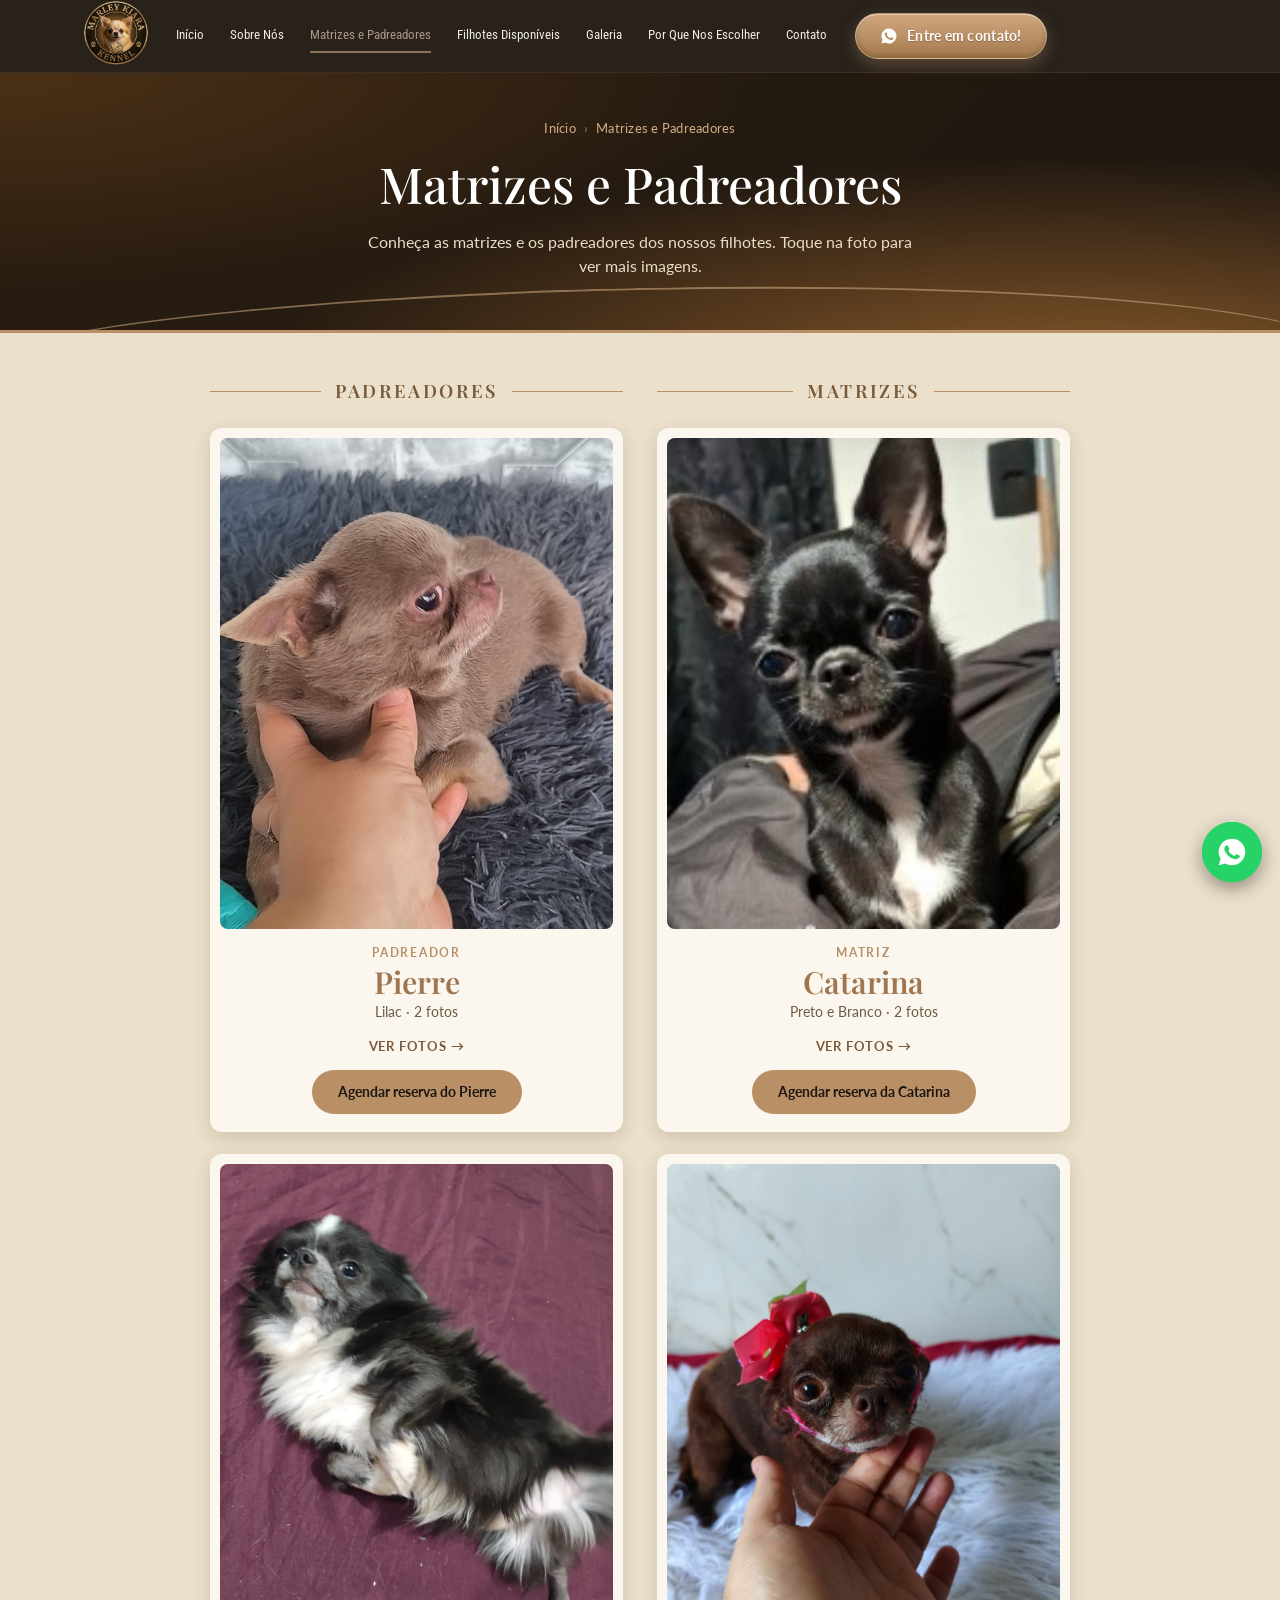
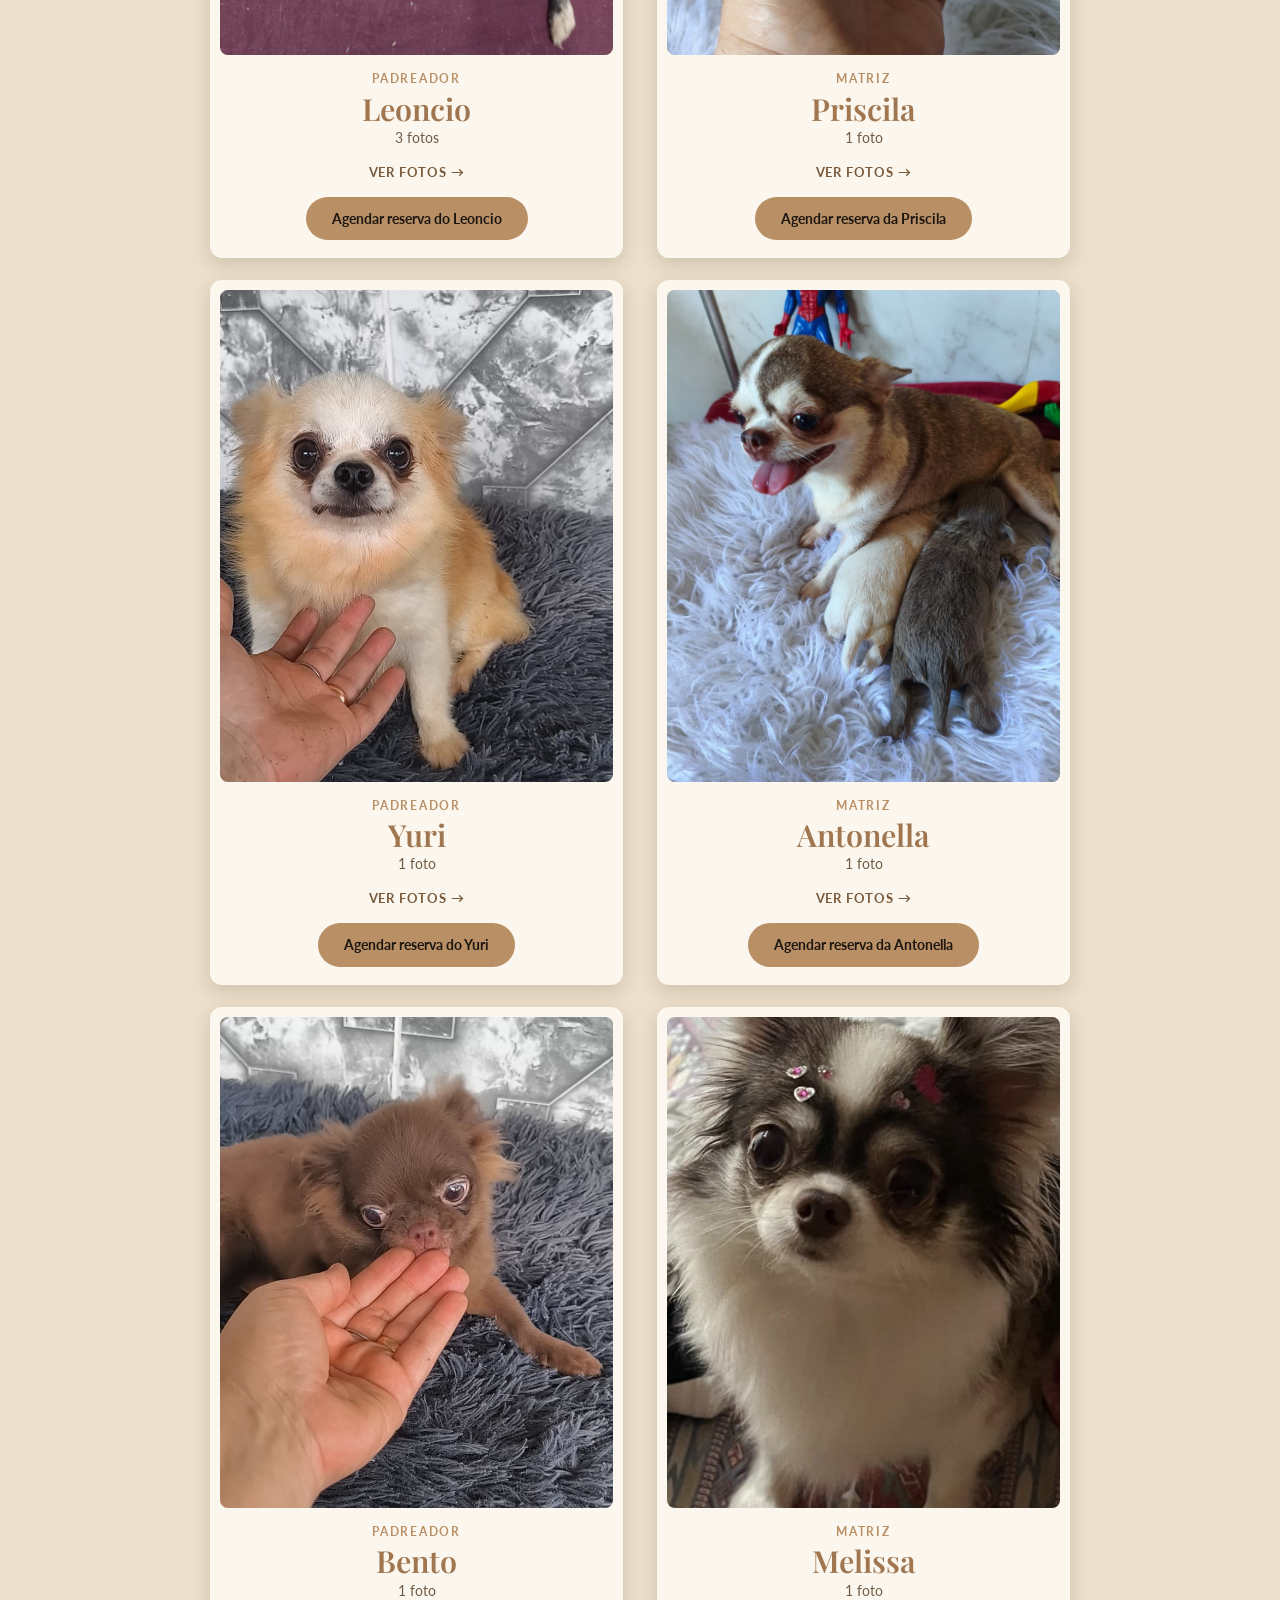
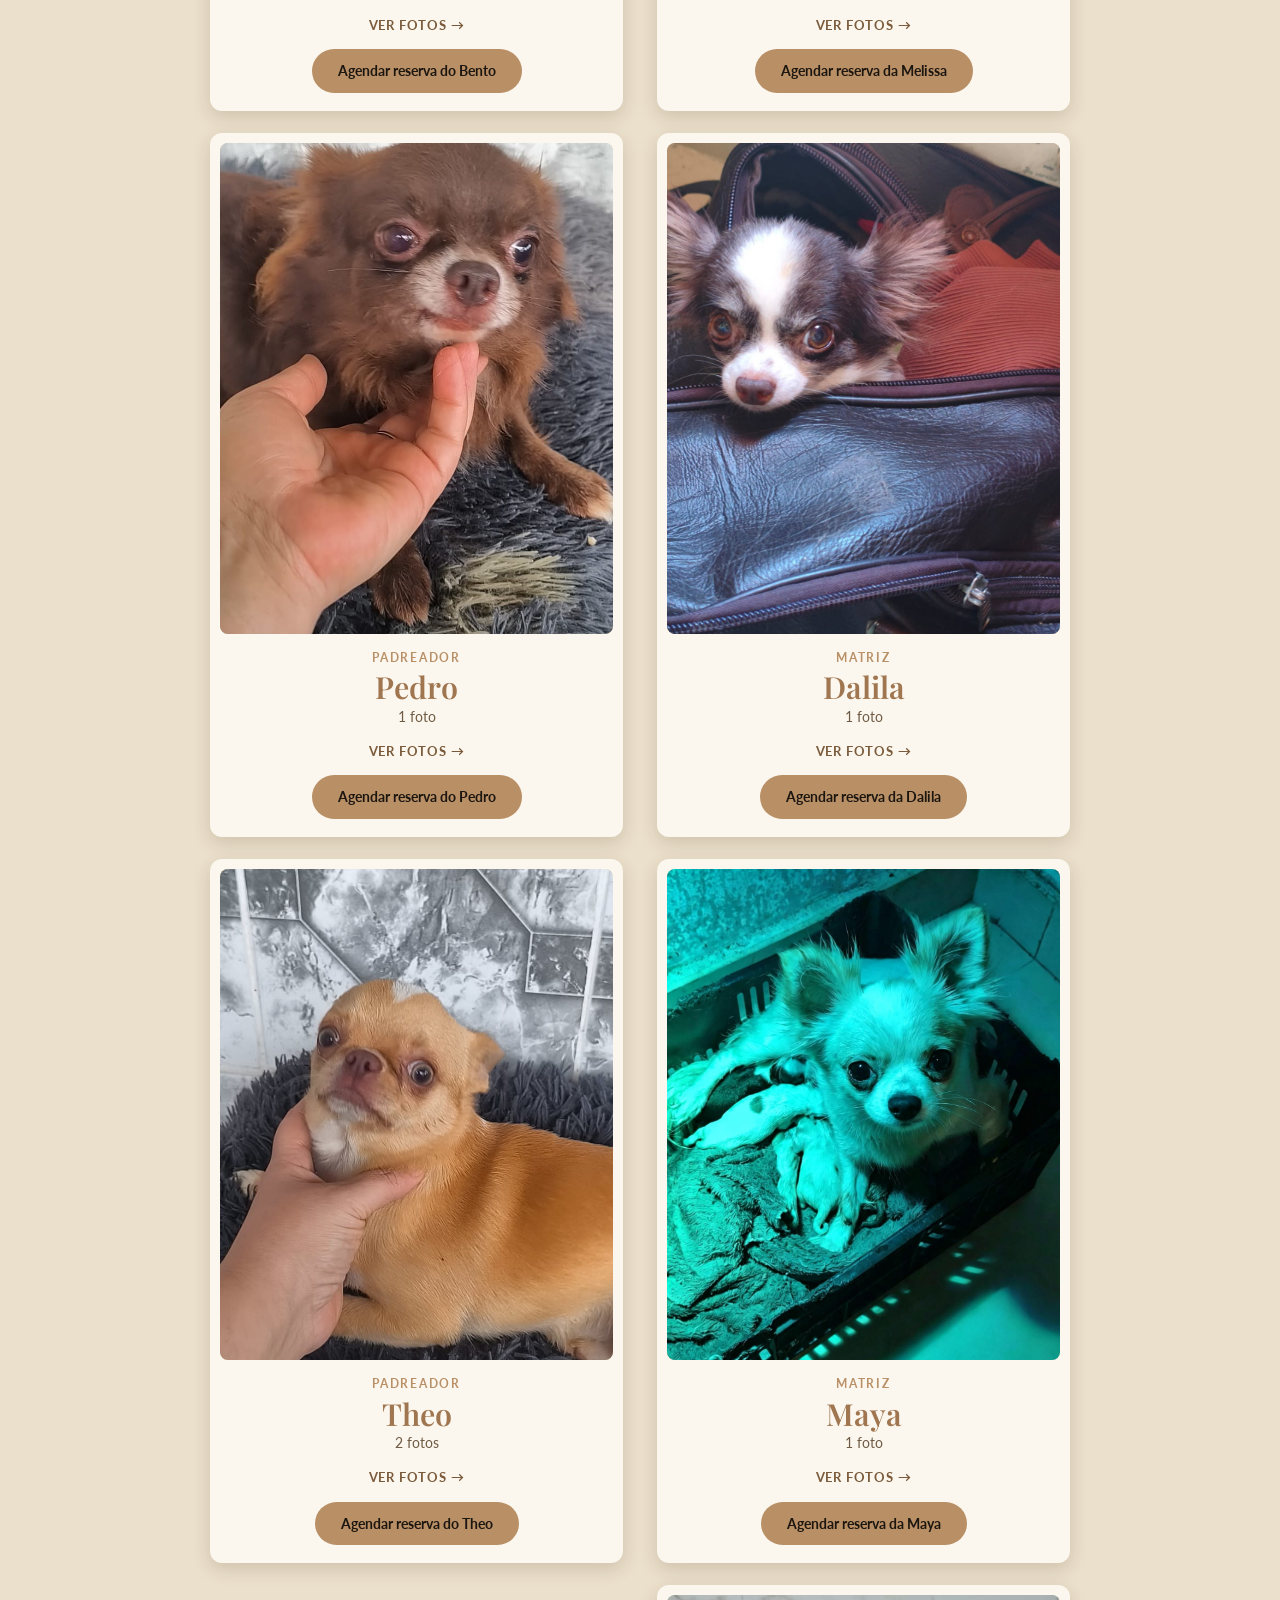
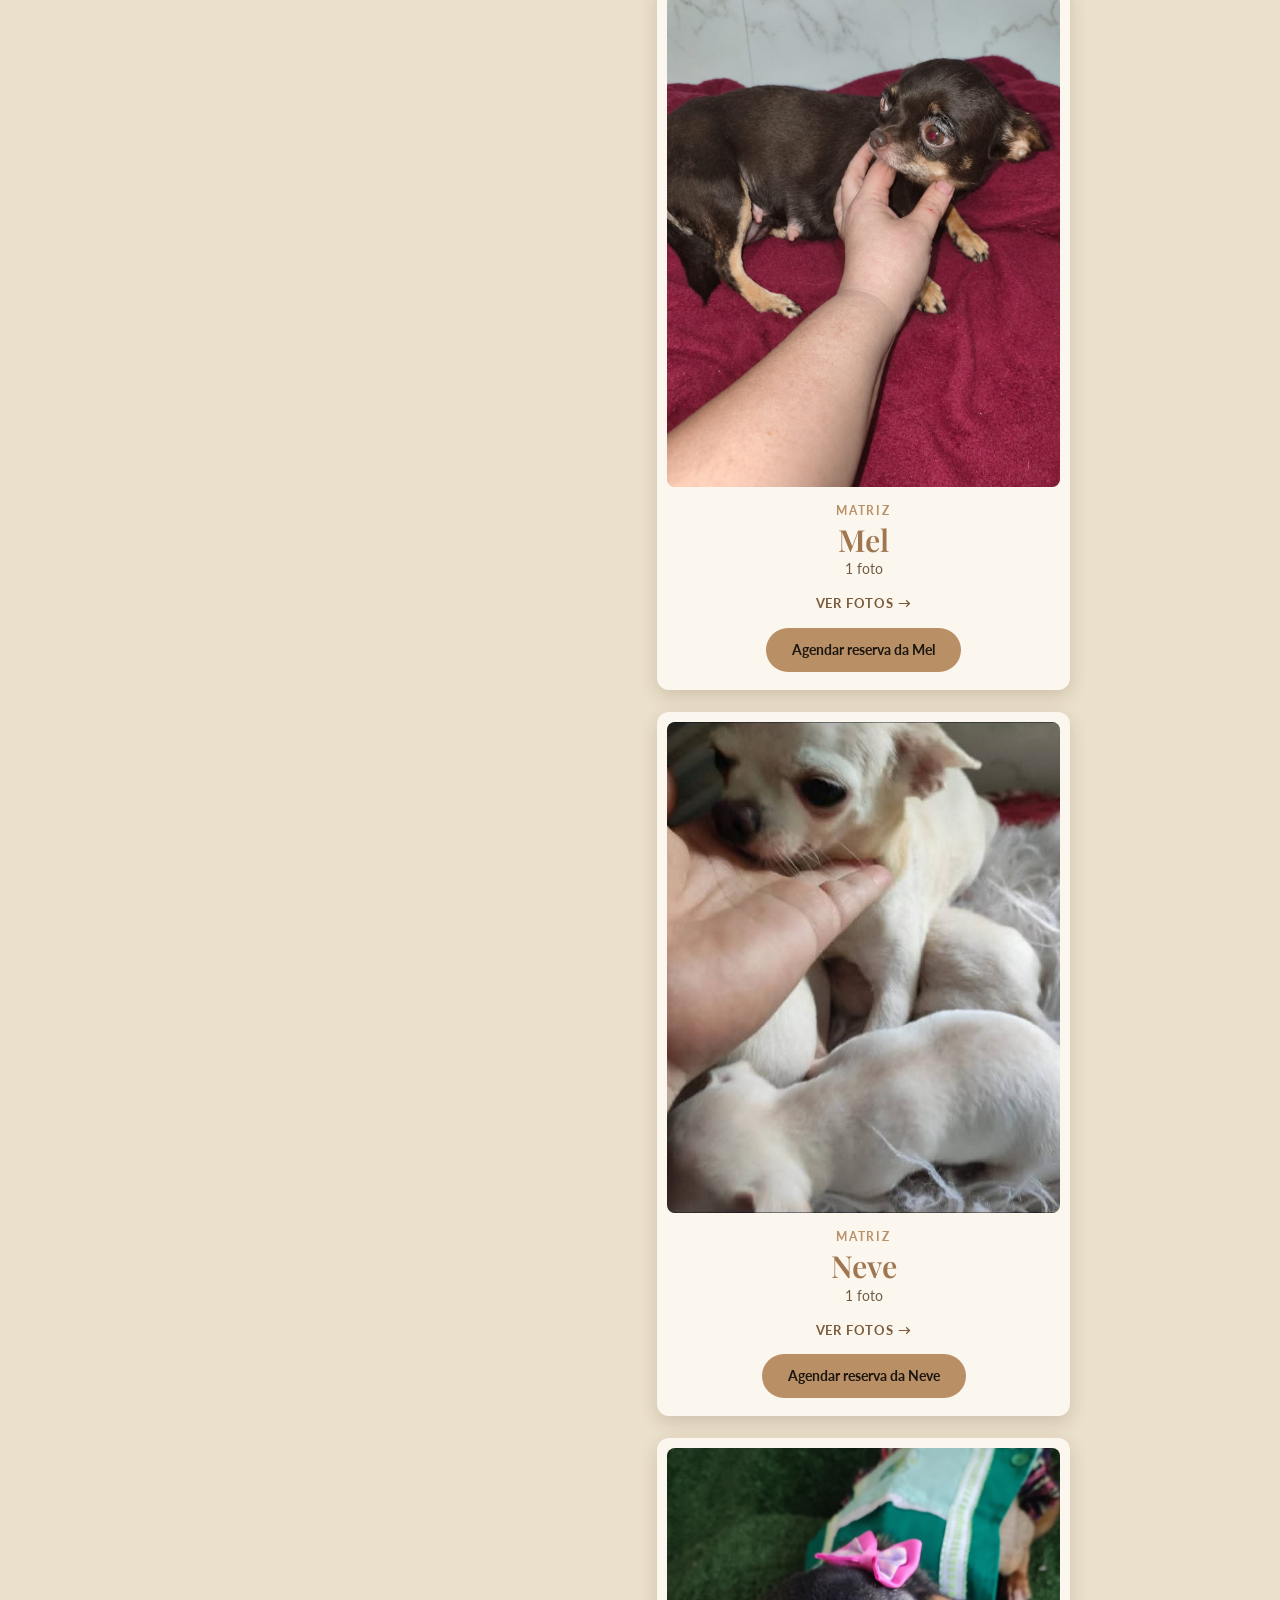
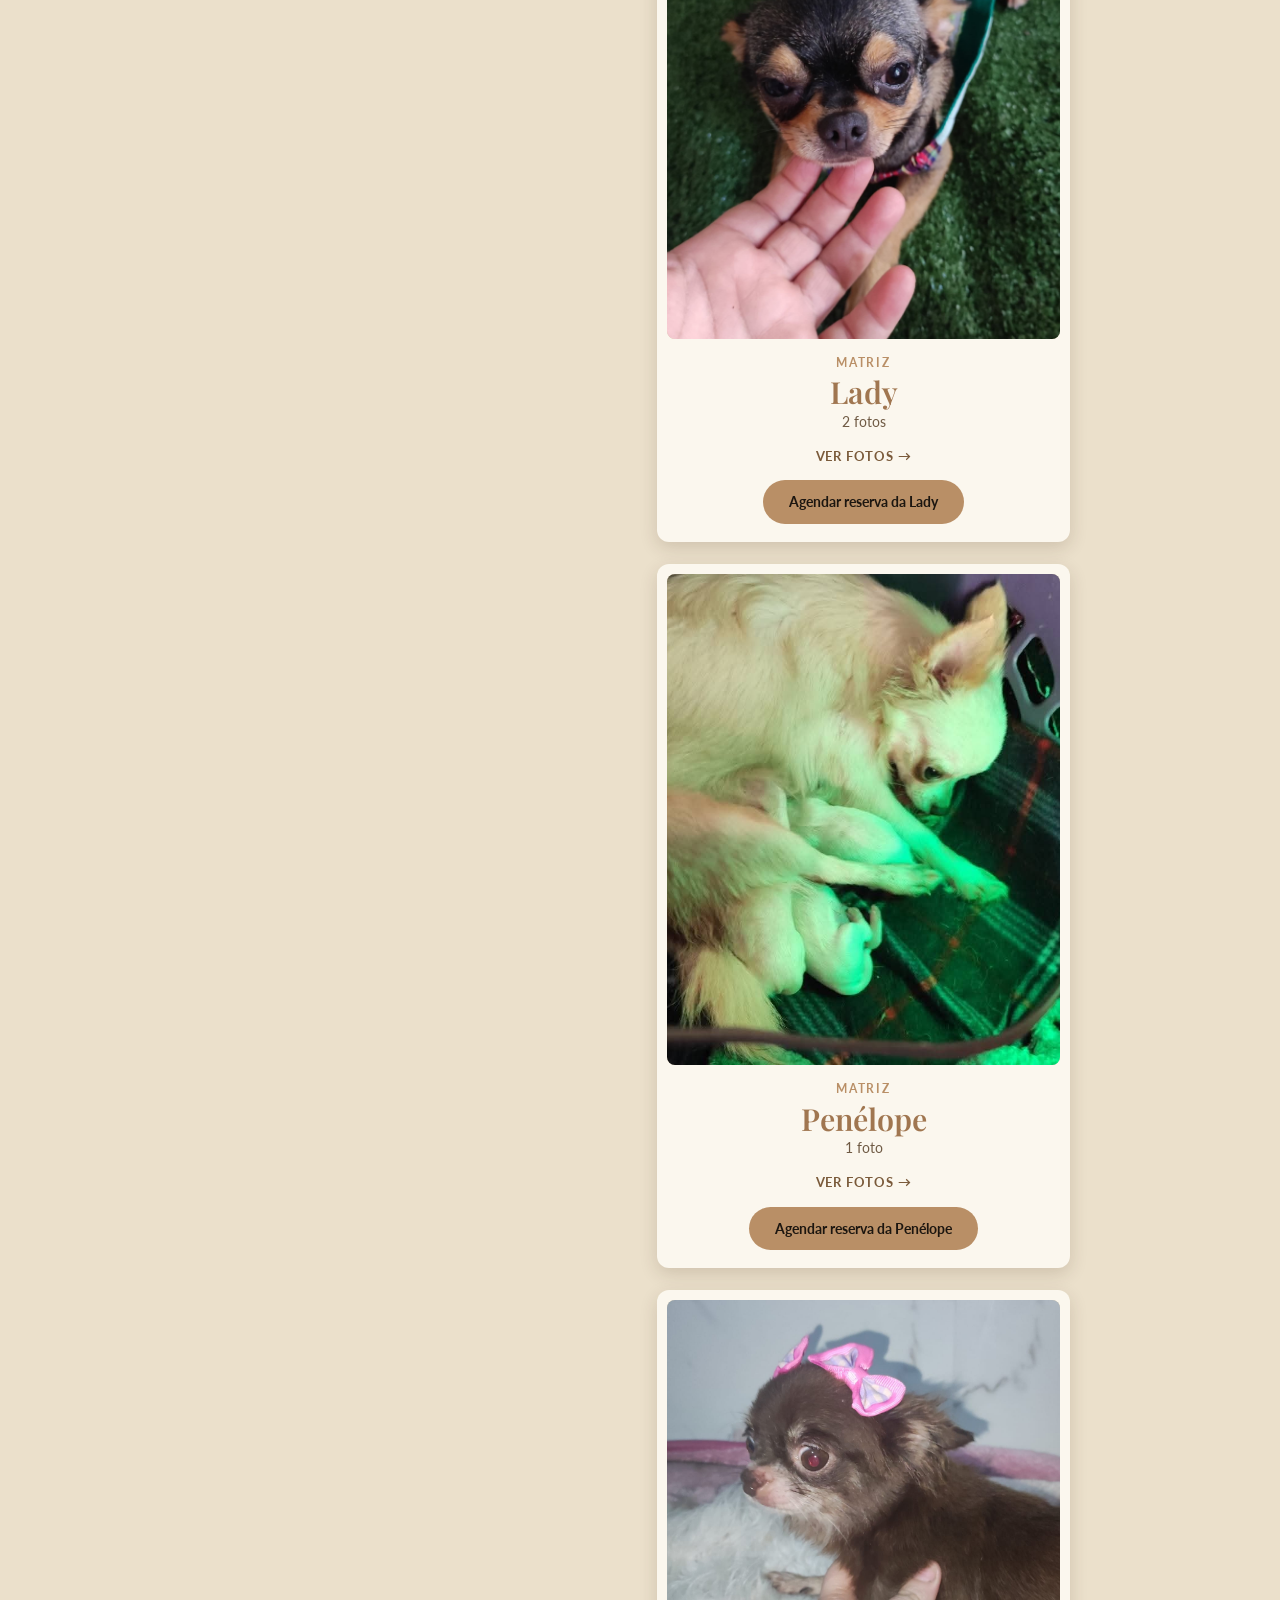
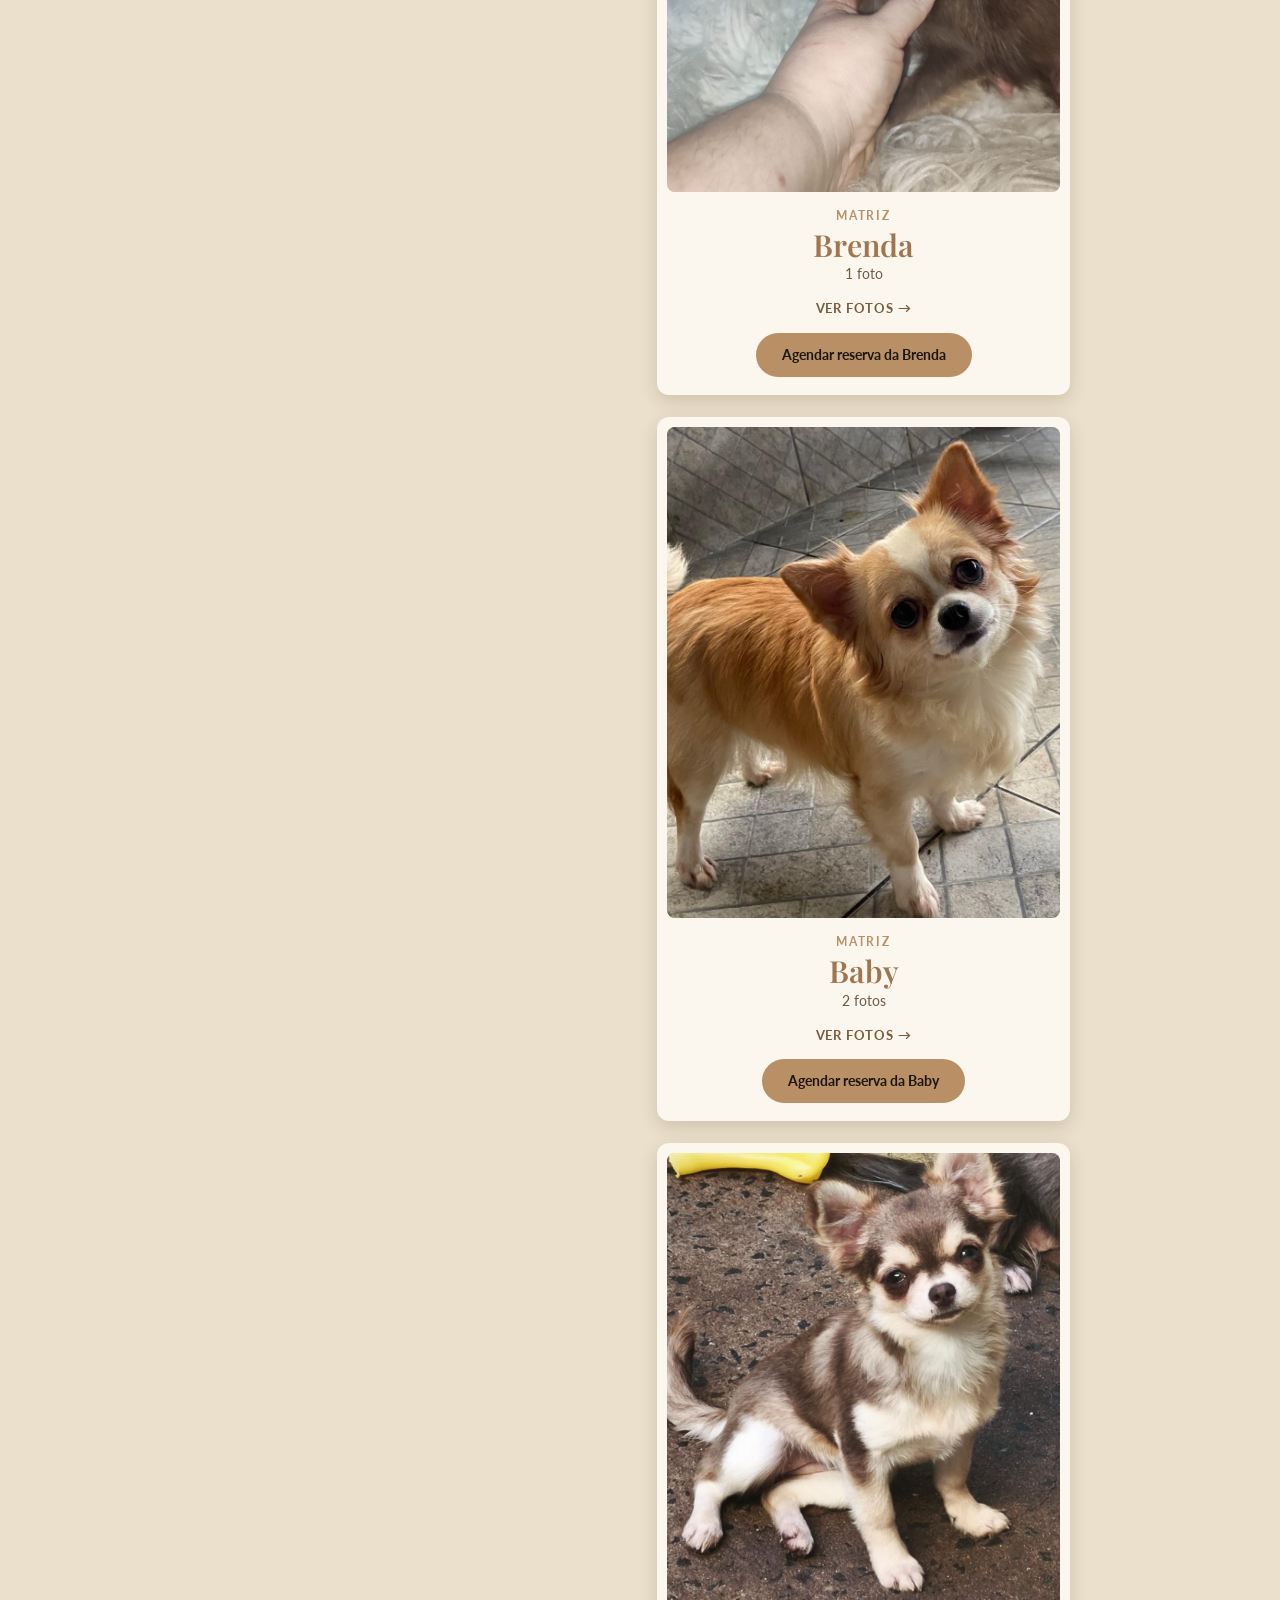
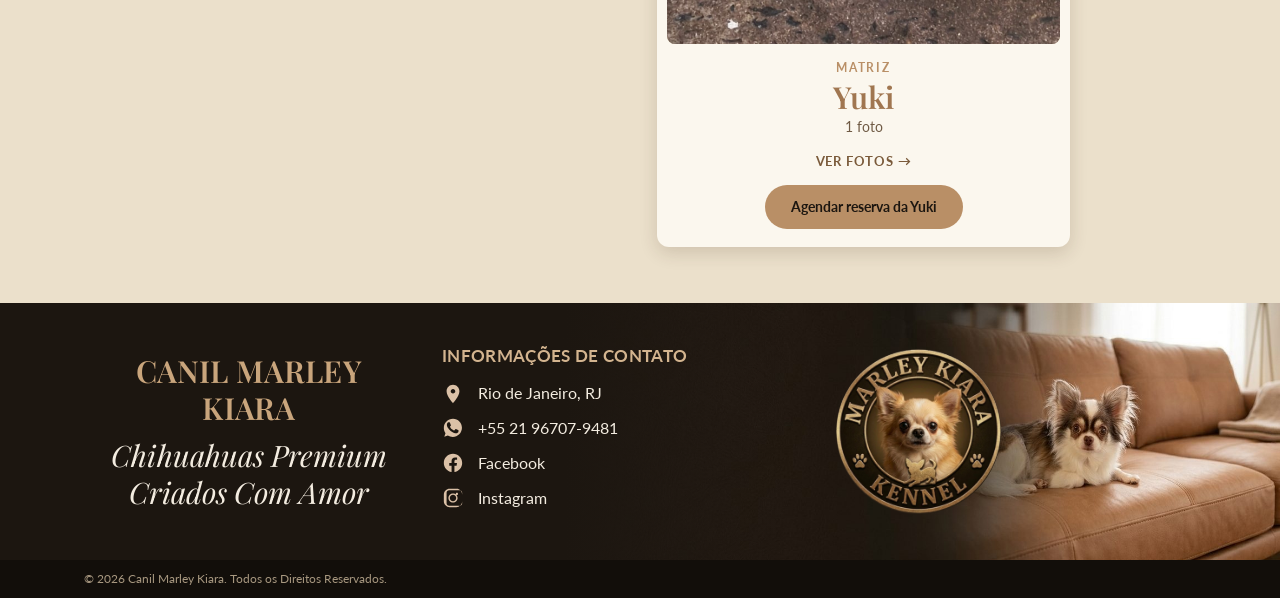
<file: pais.html>
<!DOCTYPE html>
<html lang="pt-BR">
<head>
<meta charset="utf-8">
<meta name="viewport" content="width=device-width, initial-scale=1, viewport-fit=cover">
<title>Matrizes e Padreadores — Canil Marley Kiara</title>
<meta name="description" content="Conheça as matrizes e os padreadores dos Chihuahuas do Canil Marley Kiara.">
<link href="https://fonts.googleapis.com/css2?family=Playfair+Display:ital,wght@0,500;0,600;0,700;1,400;1,500&family=Dancing+Script:wght@500;600;700&family=Lato:wght@400;700&family=Lora:wght@500;600&family=Roboto+Condensed:wght@400;500&display=swap" rel="stylesheet">
<link rel="stylesheet" href="style.css">
<link rel="stylesheet" href="paginas.css">
</head>
<body>
<header><div class="wrap nav">
<a href="index.html#inicio" aria-label="Canil Marley Kiara"><img class="logo" src="images/logo.png" alt="Logo Marley Kiara Kennel"></a>
<nav><a href="index.html#inicio">Início</a><a href="index.html#sobre">Sobre Nós</a><a class="on" href="pais.html">Matrizes e Padreadores</a><a href="filhotes.html">Filhotes Disponíveis</a><a href="index.html#galeria">Galeria</a><a href="index.html#porque">Por Que Nos Escolher</a><a href="index.html#contato">Contato</a></nav>
<a class="wbtn" href="https://wa.me/5521967079481" target="_blank" rel="noopener"><svg width="18" height="18" viewBox="0 0 24 24" fill="currentColor" aria-hidden="true"><path d="M12 2a10 10 0 0 0-8.6 15.1L2 22l5-1.3A10 10 0 1 0 12 2zm5.2 14.2c-.2.6-1.3 1.2-1.8 1.2-.5.1-1 .2-3.3-.7-2.8-1.2-4.6-4-4.7-4.2-.1-.2-1.1-1.5-1.1-2.8s.7-2 1-2.3c.2-.3.5-.3.7-.3h.5c.2 0 .4 0 .6.5l.8 2c.1.2.1.3 0 .5l-.4.6c-.1.2-.3.3-.1.6.2.3.8 1.3 1.7 2.1 1.2 1 2.1 1.3 2.4 1.5.3.1.4.1.6-.1l.8-1c.2-.3.4-.2.6-.1l1.9.9c.3.1.5.2.5.3.1.2.1.8-.1 1.3z"/></svg><span>Entre em contato!</span></a>
</div></header>
<main>
<section class="pghead"><div class="wrap"><p class="crumb"><a href="index.html">Início</a><span>›</span>Matrizes e Padreadores</p><h1>Matrizes e Padreadores</h1><p class="sub">Conheça as matrizes e os padreadores dos nossos filhotes. Toque na foto para ver mais imagens.</p></div></section>
<section class="pgbody"><div class="wrap">
<div class="pais" id="pais"></div>
</div></section>
</main>
<section class="contact" id="contato"><div class="wrap grid">
<div class="brand">CANIL MARLEY<br>KIARA<span class="tag">Chihuahuas Premium<br>Criados Com Amor</span></div>
<div><h3>INFORMAÇÕES DE CONTATO</h3><ul>
<li><img class="ci" src="images/icone-local.svg" alt="">Rio de Janeiro, RJ</li>
<li><img class="ci" src="images/icone-whatsapp.svg" alt=""><a href="https://wa.me/5521967079481" target="_blank" rel="noopener">+55 21 96707-9481</a></li>
<li><img class="ci" src="images/icone-facebook.svg" alt=""><a href="https://www.facebook.com/marley.kiar/" target="_blank" rel="noopener">Facebook</a></li>
<li><img class="ci" src="images/icone-instagram.svg" alt=""><a href="https://www.instagram.com/marley_kiara/" target="_blank" rel="noopener">Instagram</a></li></ul></div>
<div class="side"><img class="logo" src="images/logo.png" alt="Marley Kiara Kennel"></div>
</div></section>
<div class="copy"><div class="wrap">© 2026 Canil Marley Kiara. Todos os Direitos Reservados.</div></div>
<a class="wfloat" href="https://wa.me/5521967079481?text=Ol%C3%A1!%20Vim%20pelo%20site%20do%20Canil%20Marley%20Kiara%20e%20gostaria%20de%20saber%20mais%20sobre%20os%20filhotes." target="_blank" rel="noopener" aria-label="Falar com o Canil Marley Kiara no WhatsApp"><svg width="32" height="32" viewBox="0 0 24 24" fill="currentColor" aria-hidden="true"><path d="M12 2a10 10 0 0 0-8.6 15.1L2 22l5-1.3A10 10 0 1 0 12 2zm5.2 14.2c-.2.6-1.3 1.2-1.8 1.2-.5.1-1 .2-3.3-.7-2.8-1.2-4.6-4-4.7-4.2-.1-.2-1.1-1.5-1.1-2.8s.7-2 1-2.3c.2-.3.5-.3.7-.3h.5c.2 0 .4 0 .6.5l.8 2c.1.2.1.3 0 .5l-.4.6c-.1.2-.3.3-.1.6.2.3.8 1.3 1.7 2.1 1.2 1 2.1 1.3 2.4 1.5.3.1.4.1.6-.1l.8-1c.2-.3.4-.2.6-.1l1.9.9c.3.1.5.2.5.3.1.2.1.8-.1 1.3z"/></svg></a>
<script src="pais-data.js"></script>
<script src="pais.js"></script>
<script src="menu.js"></script>
</body></html>
</file>
<file: style.css>
:root{--dark:#1c1610;--dark2:#2a2118;--gold:#b98f66;--gold2:#d3ad84;--cream:#ebe0cb;--ink:#2b2218;--txt:#f1e8d8;box-sizing:border-box;padding-top:env(safe-area-inset-top,0px);padding-bottom:env(safe-area-inset-bottom,0px)}
html{scroll-behavior:smooth;scroll-padding-top:80px}
*,*::before,*::after{box-sizing:inherit}
body{margin:0;background:var(--dark);color:var(--txt);font-family:Lato,system-ui,sans-serif;line-height:1.55}
h1,h2,h3{font-family:'Playfair Display',Georgia,serif;margin:0;font-weight:600}
.script{font-family:'Dancing Script','Brush Script MT',cursive;font-weight:500}
a{color:inherit;text-decoration:none}
.wrap{max-width:1160px;margin:0 auto;padding:0 24px}
.btn{display:inline-flex;align-items:center;gap:8px;padding:11px 22px;border-radius:6px;font-weight:700;font-size:.82rem;letter-spacing:.03em;cursor:pointer;border:1px solid var(--gold)}
.btn.fill{background:var(--gold);color:#1c1610}.btn.line{background:transparent;color:var(--txt);border-color:#8a735a}
.btn:focus-visible,a:focus-visible,button:focus-visible{outline:2px solid var(--gold2);outline-offset:3px}
/* header */
header{position:sticky;top:env(safe-area-inset-top,0px);z-index:10;background:rgba(28,22,16,.94);backdrop-filter:blur(6px);border-bottom:1px solid #3a2f23}
.nav{display:flex;align-items:center;gap:28px;height:72px}
.logo{width:64px;height:64px;border-radius:50%;object-fit:contain;background:#2a2016;margin-right:auto}
.nav nav{display:flex;gap:28px;font-size:.86rem}
.nav nav a{padding:6px 0;border-bottom:1px solid transparent}.nav nav a:hover,.nav nav a.on{border-color:var(--gold);color:var(--gold2)}
.nav .btn{padding:9px 18px}
.wbtn{position:relative;overflow:hidden;display:inline-flex;align-items:center;gap:9px;padding:11px 24px;border-radius:999px;font-weight:700;font-size:.86rem;letter-spacing:.02em;color:#fff;text-shadow:0 1px 1px rgba(0,0,0,.25);background:linear-gradient(180deg,#d1a87c 0%,#b98f66 52%,#a27849 100%);border:1px solid rgba(255,255,255,.2);box-shadow:0 6px 16px rgba(185,143,102,.35),inset 0 1px 0 rgba(255,255,255,.4),inset 0 -2px 5px rgba(0,0,0,.18);transition:transform .2s,box-shadow .2s}
.wbtn:hover{transform:translateY(-1px);box-shadow:0 9px 20px rgba(185,143,102,.45),inset 0 1px 0 rgba(255,255,255,.45),inset 0 -2px 5px rgba(0,0,0,.18)}
.wbtn:focus-visible{outline:2px solid var(--gold2);outline-offset:3px}
.wbtn::after{content:"";position:absolute;top:0;left:-60%;width:38%;height:100%;background:linear-gradient(105deg,transparent,rgba(255,255,255,.6),transparent);transform:skewX(-20deg);animation:shine 3.8s ease-in-out infinite;pointer-events:none}
@keyframes shine{0%{left:-60%}40%,100%{left:130%}}
@media(max-width:480px){.wbtn span{display:none}.wbtn{padding:11px 13px}}
@media(prefers-reduced-motion:reduce){.wbtn::after{animation:none;display:none}}
/* hero */
.hero{position:relative;min-height:560px;background:#3a2517 url(images/hero.jpg) right center/cover no-repeat;display:flex;align-items:center}
.hero::before{content:"";position:absolute;inset:0;background:linear-gradient(90deg,rgba(28,22,16,.92) 0,rgba(28,22,16,.55) 38%,transparent 62%)}
.hero .wrap{position:relative;width:100%}
.hero .in{max-width:430px;padding:56px 0}
.hero h1{font-size:clamp(2.6rem,5.2vw,3.9rem);line-height:1.08;color:#fff}
.hero h1{font-weight:500}.hero h1 span{color:var(--gold)}.hero h1 b{font-weight:inherit}.nw{white-space:nowrap}.orn{display:inline-flex;align-items:center;gap:8px;margin-left:14px;font-style:normal;font-size:.4em;vertical-align:middle;color:var(--gold)}.orn::before,.orn::after{content:"";width:26px;height:1px;background:var(--gold)}.orn::before{width:18px}
.hero p{margin:20px 0;font-size:.95rem;max-width:380px}
.tel{display:flex;align-items:center;gap:12px;font-size:1.6rem;font-family:'Playfair Display',serif;margin-bottom:22px}
.tel .wi{width:34px;height:34px;flex:none;background:var(--gold);-webkit-mask:url(images/icone-whatsapp.png) center/contain no-repeat;mask:url(images/icone-whatsapp.png) center/contain no-repeat}
.cta{display:flex;gap:10px;flex-wrap:nowrap;align-items:flex-start}.cta .btn{flex:0 0 auto;white-space:nowrap;font-size:.76rem;padding:11px 18px;width:auto}
@media(max-width:480px){.cta{gap:8px}.cta .btn{font-size:.66rem;padding:10px 11px;gap:6px}}
@media(max-width:340px){.cta{flex-wrap:wrap}}
/* placeholders */
.ph{background:linear-gradient(145deg,#5a4631,#3b2e20);color:var(--gold2);display:flex;flex-direction:column;align-items:center;justify-content:center;gap:4px;text-align:center;font-size:.72rem;padding:8px;width:100%;height:100%;overflow:hidden}
.ph b{font-size:1.4rem;line-height:1}
/* welcome */
.welcome{background:var(--cream);color:var(--ink);padding:44px 0}
.welcome .grid{display:grid;grid-template-columns:1fr 1.05fr;gap:36px;align-items:center}
.welcome h2{font-size:2.1rem}
.welcome .script{font-size:1.95rem;font-weight:700;line-height:1;color:#241609;display:block;margin:0 0 2px;letter-spacing:.01em}
.welcome h2{margin-top:0;line-height:1.1;color:#1c1610}
.welcome p{font-size:.92rem;margin:10px 0 18px;max-width:460px}
.feat{display:grid;grid-template-columns:repeat(4,1fr);gap:0;margin-bottom:18px}
.feat div{text-align:center;padding:0 8px;border-left:1px solid #c9b898;font-size:.74rem;font-weight:700;line-height:1.25}
.feat div:first-child{border:0}.feat em{display:block;font-style:normal;font-size:1.6rem;color:var(--gold);margin-bottom:6px}
.collage{display:grid;grid-template-columns:1.5fr 1fr;grid-template-rows:1fr 1fr;gap:12px}
.collage>*{border-radius:10px;overflow:hidden;box-shadow:0 6px 16px rgba(0,0,0,.2)}.collage>:first-child{grid-row:span 2;aspect-ratio:1200/896}.fill{width:100%;height:100%;object-fit:cover;object-position:center;display:block}
/* cores */
.colors{padding:34px 0;background:var(--dark)}
.colors .row{display:grid;grid-template-columns:260px 1fr;gap:20px;align-items:center}
.colors h2{font-size:1.8rem;color:var(--gold2);line-height:1.2}
.colors ul{list-style:none;padding:0;margin:12px 0 0;font-size:.88rem}.colors li::before{content:"✓ ";color:var(--gold)}
.circles{display:grid;grid-template-columns:repeat(4,1fr);gap:16px}
.circ{text-align:center}
.circ .pic{width:min(100%,150px);aspect-ratio:1;margin:0 auto;border-radius:50%;overflow:hidden;border:4px solid var(--gold);background:var(--dark2)}
.circ span{display:block;margin:-14px auto 0;position:relative;width:min(100%,150px);background:var(--gold);font-size:.78rem;padding:3px 6px}
.wa{display:flex;justify-content:center;margin-top:18px}
.wa a{border:1px solid #8a735a;border-radius:8px;padding:10px 26px;font-size:.95rem}
/* gallery */
.gal{background:var(--cream);color:var(--ink);padding:14px 0 4px}
.gal h2{font-size:1.7rem;font-family:'Dancing Script',cursive;font-weight:600;margin:0;line-height:1.1}
.track-w{position:relative}
.track{display:flex;gap:8px;overflow-x:auto;scroll-behavior:auto;padding:4px 40px 12px;scrollbar-width:none;cursor:grab;-webkit-overflow-scrolling:touch;overscroll-behavior-x:contain}.track::-webkit-scrollbar{display:none}
.track>div{flex:0 0 calc((100% - 80px - 48px)/7);min-width:104px;aspect-ratio:1/.92;border-radius:10px;overflow:hidden;box-shadow:0 3px 8px rgba(0,0,0,.22)}
.arr{position:absolute;top:42%;transform:translateY(-50%);width:30px;height:30px;border-radius:50%;border:0;background:var(--gold);color:#fff;cursor:pointer;font-size:1rem;z-index:2}
.arr.l{left:0}.arr.r{right:0}
/* why */
.why{background:var(--cream);color:var(--ink);padding:14px 0 28px;border-top:1px solid #d3c3a6}
.why .grid{display:grid;grid-template-columns:200px repeat(5,1fr);gap:0;align-items:start}
.why h2{font-size:1.7rem;line-height:1.1}.why h2 .script{font-size:1.9rem;display:block;font-weight:500}
.why .it{padding:0 12px;border-left:1px solid #c9b898;text-align:center;font-size:.76rem}
.why .it em{font-style:normal;font-size:1.5rem;color:var(--gold);display:block}
.why .it h3{font-family:Lato,sans-serif;font-size:.8rem;font-weight:700;margin:4px 0}
.why .it p{margin:0}
/* footer */
.contact{background:var(--dark);padding:26px 0}
.contact .grid{display:grid;grid-template-columns:1fr 1.2fr 1fr;gap:28px;align-items:center}
.contact .brand{font-family:'Playfair Display',serif;color:var(--gold2);font-size:1.35rem;line-height:1.25}
.contact .brand .script{display:block;color:var(--txt);font-size:1.4rem;margin-top:8px}
.contact h3{color:var(--gold2);font-size:1.05rem;margin-bottom:10px}
.contact li{list-style:none;display:flex;gap:10px;font-size:.88rem;margin:8px 0}.contact ul{padding:0;margin:0}
.contact li i{font-style:normal;color:var(--gold)}
.contact .side{display:flex;align-items:center;gap:14px;justify-content:flex-end}
.contact .side .logo{margin:0;width:110px;height:110px}
.contact .side .dog{width:190px;height:130px;border-radius:10px;overflow:hidden}
.copy{background:#120e0a;font-size:.72rem;padding:10px 0;color:#a89880}
@media(max-width:900px){
.nav nav{display:none}.nav{gap:12px}
.hero{background-position:70% center;min-height:520px}.hero::before{background:linear-gradient(180deg,rgba(28,22,16,.88),rgba(28,22,16,.6))}
.welcome .grid,.colors .row,.contact .grid{grid-template-columns:1fr}
.feat{grid-template-columns:repeat(2,1fr);row-gap:14px}.feat div:nth-child(3){border:0}
.circles{grid-template-columns:repeat(2,1fr);row-gap:22px}
.why .grid{grid-template-columns:1fr 1fr;row-gap:20px}.why h2{grid-column:1/-1}.why .it:nth-child(2n){border-left:0}
.contact .side{justify-content:flex-start}
}
@media(max-width:480px){.nav .btn{font-size:0;gap:0;padding:10px 12px}.nav .btn::before{content:"💬";font-size:1rem}.tel{font-size:1.35rem}.track>div{flex-basis:44%}}
@media(prefers-reduced-motion:reduce){html{scroll-behavior:auto}}

/* icones dos botoes (seguem a cor do texto) */
.ic{display:inline-block;flex:0 0 auto;width:1.25em;height:1.25em;background:currentColor;-webkit-mask:center/contain no-repeat;mask:center/contain no-repeat}
.ic-paw{background:url(images/icone-patinha-3d.png) center/contain no-repeat;-webkit-mask:none;mask:none;width:1.4em;height:1.4em;margin-right:7px;position:relative;top:2px;filter:drop-shadow(0 1px 1px rgba(0,0,0,.35))}
.ic-msg{-webkit-mask-image:url(images/icone-mensagem.png);mask-image:url(images/icone-mensagem.png)}
.feat em .fi{display:block;width:1.9rem;height:1.9rem;margin:0 auto}
.tel,.wa,.contact li,h1,h2,h3{font-variant-numeric:lining-nums;font-feature-settings:"lnum" 1}
.tel{letter-spacing:.02em}
/* botoes do hero: letras mais grossas e legiveis */
.cta .btn{font-family:'Playfair Display',Georgia,serif;font-weight:700;font-size:.88rem;letter-spacing:.04em;padding:13px 20px;-webkit-font-smoothing:antialiased}
.cta .btn.fill{color:#120d08}
.cta .btn.line{color:#fff;border-color:var(--gold);text-shadow:0 1px 3px rgba(0,0,0,.6)}
@media(max-width:480px){.cta .btn{font-size:.74rem;letter-spacing:.02em;padding:11px 12px;gap:6px}}
@media(max-width:420px){.cta{flex-wrap:wrap}}
.cta .btn .bt{position:relative;top:-2px}
.cta .btn .ic-paw{top:1px}
/* rodape com foto de fundo */
.contact{position:relative;overflow:hidden;padding:34px 0}
.contact::before{content:"";position:absolute;top:0;right:0;bottom:0;width:56%;background:url(images/rodape.jpg) center 52%/cover no-repeat;pointer-events:none}
.contact::after{content:"";position:absolute;inset:0;background:linear-gradient(90deg,var(--dark) 0,var(--dark) 44%,rgba(28,22,16,0) 62%);pointer-events:none}
.contact .wrap{position:relative;z-index:1}
@media(max-width:900px){.contact::before{width:100%;opacity:.5}.contact::after{background:linear-gradient(180deg,rgba(28,22,16,.75),rgba(28,22,16,.55))}}
.contact .side{justify-content:flex-start;padding-left:24px}
@media(max-width:900px){.contact .side{padding-left:0}}
.circ-img{align-self:center}.circ-img img{display:block;width:min(100%,178px);height:auto;margin:0 auto}
/* bloco WhatsApp da secao de cores */
.wa a{display:inline-flex;align-items:center;gap:12px;border:1px solid #8a6f4f;border-radius:8px;padding:11px 30px;font-family:'Playfair Display',Georgia,serif;font-size:1.12rem;letter-spacing:.03em;color:#f3e8d6;background:rgba(255,255,255,.02)}
.wa a b{font-weight:700;letter-spacing:.04em}
.wa a .num{color:#c79a6b;font-weight:500;letter-spacing:.05em}
.wa a .wi{width:30px;height:30px;flex:none;background:#c79a6b;-webkit-mask:url(images/icone-whatsapp.png) center/contain no-repeat;mask:url(images/icone-whatsapp.png) center/contain no-repeat}
@media(max-width:480px){.wa a{font-size:.88rem;padding:10px 16px;gap:8px}.wa a .wi{width:24px;height:24px}}
/* bloco "Procurando seu Novo Melhor Amigo?" - igual ao exemplo */
.colors .row{grid-template-columns:330px 1fr}
.colors .intro{position:relative;padding-left:34px}
.colors .pw{position:absolute;left:0;top:.3rem;width:23px;height:23px;background:#8f7659;-webkit-mask:url(images/patinha-titulo.png) center/contain no-repeat;mask:url(images/patinha-titulo.png) center/contain no-repeat}
.colors h2{font-family:'Lora',Georgia,serif;font-weight:500;font-size:1.72rem;line-height:1.2;color:#b1967a;margin:0;letter-spacing:0}
.colors .intro p,.colors .intro ul{font-family:'Roboto Condensed','Arial Narrow',Arial,sans-serif;font-size:.93rem;color:#efe9e0}
.colors .intro p{margin:12px 0 6px;line-height:1.5}
.colors .intro ul{list-style:none;padding:0;margin:0;line-height:1.5}
.colors .intro li{display:flex;align-items:center;gap:12px;margin:7px 0}
.colors .intro li::before{content:"";flex:none;width:16px;height:16px;background:#b2987d;-webkit-mask:url("data:image/svg+xml,%3Csvg xmlns='http://www.w3.org/2000/svg' viewBox='0 0 24 24'%3E%3Cpath d='M4 12.5l5 5L20 6.5' fill='none' stroke='black' stroke-width='2.6' stroke-linecap='round' stroke-linejoin='round'/%3E%3C/svg%3E") center/contain no-repeat;mask:url("data:image/svg+xml,%3Csvg xmlns='http://www.w3.org/2000/svg' viewBox='0 0 24 24'%3E%3Cpath d='M4 12.5l5 5L20 6.5' fill='none' stroke='black' stroke-width='2.6' stroke-linecap='round' stroke-linejoin='round'/%3E%3C/svg%3E") center/contain no-repeat}
@media(max-width:900px){.colors .row{grid-template-columns:1fr}}
.colors .intro p{white-space:nowrap}
@media(max-width:480px){.colors h2{font-size:1.5rem}.colors .intro p,.colors .intro ul{font-size:.9rem}.colors .intro p{white-space:normal}}
.why .it em .fi{display:block;width:2.3rem;height:2.3rem;margin:0 auto 2px}
.why .it em .fi-w{width:3rem;height:2.3rem;object-fit:contain}
/* divisor com coracao abaixo do titulo */
.why h2 .hh{display:flex;align-items:center;gap:10px;margin-top:12px;max-width:190px;color:#b8997a;font-weight:400}
.why h2 .hh i{flex:1;height:1px;background:#c9b898}
.why h2 .hh svg{flex:none}
/* galeria compacta e interativa */
.gal-head{display:flex;align-items:flex-end;gap:12px;margin:0 0 6px 40px}
.gal-head .rule{display:block;width:72px;height:1px;background:#bfae8e;margin-bottom:9px}
.track.drag{cursor:grabbing;user-select:none}
.track>div img{display:block;width:100%;height:100%;object-fit:cover;pointer-events:none;-webkit-user-drag:none;user-select:none}
.track .ph b{font-size:0;width:22px;height:22px;background:#8f7659;-webkit-mask:url(images/patinha-titulo.png) center/contain no-repeat;mask:url(images/patinha-titulo.png) center/contain no-repeat}
.arr{transition:opacity .2s}.arr.off{opacity:.35;pointer-events:none}
@media(max-width:480px){.gal-head{margin-left:16px}}

/* marca no rodape: centralizada, 2 linhas, igual ao exemplo */
.contact .brand{text-align:center;font-weight:600;font-size:1.9rem;line-height:1.2;letter-spacing:.01em;color:#c9a57c;justify-self:center}
.contact .brand .tag{display:block;margin-top:10px;font-family:'Playfair Display',Georgia,serif;font-style:italic;font-weight:400;font-size:1.85rem;line-height:1.25;letter-spacing:0;color:#f3ece0}
@media(max-width:900px){.contact .brand{justify-self:start;text-align:left}}

/* contatos com icones em PNG, igual ao exemplo */
.contact h3{font-family:Lato,system-ui,sans-serif;font-weight:700;font-size:1.05rem;letter-spacing:.02em;color:#d3b48f;margin-bottom:12px}
.contact li{align-items:center;gap:14px;font-family:Lato,system-ui,sans-serif;font-size:1rem;margin:10px 0;color:#f3ece0}
.contact li .ci{flex:none;width:22px;height:22px;object-fit:contain;display:block}

/* galeria: titulo fixo no canto; a(s) foto(s) que chegam ao canto ficam menores, sob o titulo, e voltam ao tamanho normal ao rolar de volta */
.gal{padding-top:18px}
.track{align-items:flex-end}
.track>div{aspect-ratio:1/.92;overflow:visible;box-shadow:none;border-radius:0;display:flex;align-items:flex-end}
.track>div>.ph,.track>div>img{flex:none;width:100%;height:100%;border-radius:10px;box-shadow:0 3px 8px rgba(0,0,0,.22);object-fit:cover}
.track>div{position:relative;z-index:2}
.track{-webkit-mask-image:linear-gradient(90deg,transparent 0,#000 34px);mask-image:linear-gradient(90deg,transparent 0,#000 34px)}
.track-w .gh{position:absolute;z-index:1;left:42px;top:4px;height:calc((100% - 16px)*.38 - 6px);display:flex;align-items:flex-end;gap:8px;pointer-events:none}
.track-w .gh h2{font-size:1.9rem;line-height:1;margin:0;white-space:nowrap;font-weight:600}
.track-w .gh .rule{display:block;flex:1;min-width:8px;height:1px;background:#bfae8e;margin-bottom:8px}
@media(max-width:480px){.track-w .gh{left:42px}.track-w .gh h2{font-size:1.6rem}}
/* logo do rodape maior */
.contact .side .logo{width:180px;height:180px}
.contact{padding:40px 0}
@media(max-width:900px){.contact .side .logo{width:150px;height:150px}}
.contact .side{padding-left:0}.contact .side .logo{width:165px;height:165px;margin-left:-30px}
@media(max-width:900px){.contact .side .logo{width:150px;height:150px;margin-left:0}}

/* 5 cores: 5 colunas no computador; no celular a ultima fica centralizada */
.circles{grid-template-columns:repeat(5,1fr);gap:12px}
@media(max-width:900px){.circles{grid-template-columns:repeat(2,1fr)}.circles .circ:last-child:nth-child(odd){grid-column:1/-1}}

/* botao flutuante do WhatsApp */
.wfloat{position:fixed;right:max(18px,env(safe-area-inset-right,0px));bottom:max(18px,env(safe-area-inset-bottom,0px));z-index:50;width:60px;height:60px;border-radius:50%;display:flex;align-items:center;justify-content:center;color:#fff;background:#25d366;box-shadow:0 6px 18px rgba(0,0,0,.4),0 0 0 3px rgba(255,255,255,.12);transition:transform .2s,box-shadow .2s}
.wfloat:hover{transform:scale(1.08);box-shadow:0 8px 22px rgba(0,0,0,.5),0 0 0 3px rgba(255,255,255,.2)}
.wfloat:focus-visible{outline:3px solid #fff;outline-offset:3px}
.wfloat::before{content:"";position:absolute;inset:0;border-radius:50%;border:2px solid #25d366;animation:wpulse 2.4s ease-out infinite;pointer-events:none}
@keyframes wpulse{0%{transform:scale(1);opacity:.7}100%{transform:scale(1.6);opacity:0}}
@media(max-width:480px){.wfloat{width:56px;height:56px;right:14px;bottom:14px}}
@media(prefers-reduced-motion:reduce){.wfloat::before{animation:none;display:none}}
/* galeria: foto ampliada (lightbox) */
.track>div{cursor:zoom-in}.track.drag>div{cursor:grabbing}
.lb{position:fixed;inset:0;z-index:100;display:none;align-items:center;justify-content:center;padding:max(56px,env(safe-area-inset-top,0px)) 16px max(24px,env(safe-area-inset-bottom,0px));background:rgba(20,15,10,.92);cursor:zoom-out;opacity:0;transition:opacity .2s}
.lb.on{display:flex}.lb.show{opacity:1}
.lb img{max-width:100%;max-height:100%;width:auto;height:auto;object-fit:contain;border-radius:10px;box-shadow:0 10px 40px rgba(0,0,0,.5);cursor:default}
.lb button{position:absolute;border:0;border-radius:50%;background:var(--gold);color:#1c1610;cursor:pointer;display:flex;align-items:center;justify-content:center;line-height:1}
.lb .x{top:max(14px,env(safe-area-inset-top,0px));right:16px;width:42px;height:42px;font-size:1.7rem}
.lb .p,.lb .n{top:50%;transform:translateY(-50%);width:42px;height:42px;font-size:1.7rem;opacity:.9}
.lb .p{left:12px}.lb .n{right:12px}
.lb button:hover{background:var(--gold2)}
@media(max-width:480px){.lb .p,.lb .n{width:36px;height:36px;top:auto;bottom:14px;transform:none}}
@media(prefers-reduced-motion:reduce){.lb{transition:none}}
/* menu de cima: fonte Roboto Condensed, texto claro, aba ativa em tom areia com sublinhado */
.nav nav{gap:26px;font-family:'Roboto Condensed','Arial Narrow',Arial,sans-serif;font-size:.84rem;font-weight:400;letter-spacing:0}
.nav nav a{white-space:nowrap;padding:6px 0 5px;color:#f1ece3;border-bottom:2px solid transparent;transition:color .2s,border-color .2s}
.nav nav a:hover,.nav nav a.on{color:#ab9887;border-bottom-color:#8c7258}
@media(max-width:1120px){.nav{gap:16px}.nav nav{gap:18px}.nav .wbtn{padding:10px 16px;font-size:.8rem}}
/* botao de menu (so no celular) */
.menu-btn{display:none;flex:none;width:44px;height:44px;border:1px solid #5a4733;border-radius:8px;background:transparent;cursor:pointer;padding:0;align-items:center;justify-content:center;flex-direction:column;gap:5px}
.menu-btn i{display:block;width:20px;height:2px;border-radius:2px;background:var(--gold2);transition:transform .2s,opacity .2s}
.menu-btn:focus-visible{outline:2px solid var(--gold2);outline-offset:2px}
header.open .menu-btn i:nth-child(1){transform:translateY(7px) rotate(45deg)}
header.open .menu-btn i:nth-child(2){opacity:0}
header.open .menu-btn i:nth-child(3){transform:translateY(-7px) rotate(-45deg)}
@media(max-width:900px){
.menu-btn{display:flex}
header.open .nav nav{display:flex;flex-direction:column;gap:0;position:absolute;top:100%;left:0;right:0;padding:6px 24px 14px;background:#1c1610;border-bottom:1px solid #3a2f23;box-shadow:0 14px 26px rgba(0,0,0,.45);font-size:1rem}
header.open .nav nav a{padding:14px 2px;border-bottom:1px solid #2f261b}
header.open .nav nav a:last-child{border-bottom:0}
}
@media(prefers-reduced-motion:reduce){.menu-btn i{transition:none}}
@media(max-width:900px){.nav .logo{margin-right:0}.nav .wbtn{margin-left:auto}}
</file>
<file: paginas.css>
/* paginas internas: Filhotes Disponiveis (hub + listas) */
body{background:var(--cream)}
.pghead{background:radial-gradient(120% 160% at 85% 120%,#8a5a2b 0,rgba(138,90,43,0) 55%),radial-gradient(100% 140% at 0% 0%,#4a3016 0,rgba(74,48,22,0) 60%),linear-gradient(135deg,#2a1d10,#1c1610);padding:46px 0 52px;position:relative;overflow:hidden;border-bottom:3px solid var(--gold)}
.pghead::after{content:"";position:absolute;left:-5%;right:-5%;bottom:-38px;height:80px;border-top:2px solid rgba(211,173,132,.55);border-radius:50% 50% 0 0/100% 100% 0 0;transform:rotate(-1.2deg);pointer-events:none}
.pghead .wrap{position:relative;text-align:center}
.pghead h1{font-size:clamp(2rem,4.4vw,3.1rem);font-weight:500;color:#fff;margin:6px 0 8px}
.pghead .sub{margin:0 auto;max-width:560px;color:#e9dcc6;font-size:.98rem}
.crumb{margin:0;font-size:.8rem;color:var(--gold2);letter-spacing:.02em}
.crumb a:hover{text-decoration:underline}.crumb span{margin:0 8px;opacity:.7}
.pgbody{padding:44px 0 56px;color:var(--ink)}
/* hub: 3 categorias */
.cats{display:grid;grid-template-columns:repeat(3,1fr);gap:26px}
.cat{display:flex;flex-direction:column;background:#fbf7ee;border-radius:12px;padding:10px 10px 18px;box-shadow:0 6px 18px rgba(60,40,20,.16);text-align:center;transition:transform .25s,box-shadow .25s}
.cat:hover{transform:translateY(-5px);box-shadow:0 12px 26px rgba(60,40,20,.24)}
.cat .pic{display:block;aspect-ratio:1/1.02;border-radius:8px;overflow:hidden;background:#d9c9aa}
.cat .pic img{display:block;width:100%;height:100%;object-fit:cover;transition:transform .5s}
.cat:hover .pic img{transform:scale(1.05)}
.cat h2{font-size:1.65rem;color:#a07650;margin:16px 0 6px;font-weight:600}
.cat .more{font-size:.82rem;font-weight:700;letter-spacing:.06em;text-transform:uppercase;color:#7a5a3a}
.cat .more i{font-style:normal;display:inline-block;transition:transform .2s}.cat:hover .more i{transform:translateX(4px)}
/* lista de filhotes */
.lista{display:grid;grid-template-columns:repeat(3,1fr);gap:24px}
.lista.vazia{display:block}
.pup{background:#fbf7ee;border-radius:12px;padding:10px 10px 16px;box-shadow:0 6px 18px rgba(60,40,20,.16);display:flex;flex-direction:column}
.pup .pic{aspect-ratio:4/5;border-radius:8px;overflow:hidden;background:#d9c9aa}
.pup .pic img{display:block;width:100%;height:100%;object-fit:cover;object-position:center 30%}
.pup .inf{padding:14px 6px 0;text-align:center;display:flex;flex-direction:column;gap:4px;flex:1}
.pup h3{font-size:1.3rem;color:#a07650;font-weight:600}
.pup p{margin:0;font-size:.9rem}.pup .meta{color:#6f5a44;font-size:.85rem}
.pup .ask{margin-top:auto;align-self:center;padding:10px 24px;border-radius:999px;background:var(--gold);color:#1c1610;font-weight:700;font-size:.85rem;transition:background .2s,transform .2s}
.pup .inf>p+.ask,.pup h3+.ask{margin-top:12px}
.pup .ask:hover{background:var(--gold2);transform:translateY(-1px)}
.empty{max-width:560px;margin:10px auto;text-align:center;background:#fbf7ee;border-radius:12px;padding:34px 24px;box-shadow:0 6px 18px rgba(60,40,20,.14)}
.empty h2{font-size:1.4rem;color:#a07650;margin-bottom:8px}.empty p{margin:0 0 18px}
.back{margin:34px 0 0;text-align:center}.back a{color:#7a5a3a;font-weight:700;border-bottom:1px solid var(--gold)}
@media(max-width:900px){.cats,.lista{grid-template-columns:repeat(2,1fr)}.pghead{padding:34px 0 44px}}
@media(max-width:560px){.cats,.lista{grid-template-columns:1fr;gap:20px}.pgbody{padding:30px 0 44px}.cat h2{font-size:1.45rem}}
/* pagina Pais: pai de um lado, mae do outro */
.pais{display:grid;grid-template-columns:repeat(2,minmax(0,1fr));gap:34px;max-width:860px;margin:0 auto;align-items:start}
.pcol{display:flex;flex-direction:column;gap:22px;min-width:0}
.ptit{font-size:1.15rem;font-weight:600;letter-spacing:.14em;text-transform:uppercase;color:#7a5a3a;text-align:center;display:flex;align-items:center;gap:14px}
.ptit::before,.ptit::after{content:"";flex:1;height:1px;background:var(--gold)}
.pai{display:flex;flex-direction:column;background:#fbf7ee;border-radius:12px;padding:10px 10px 18px;box-shadow:0 6px 18px rgba(60,40,20,.16);text-align:center;transition:transform .25s,box-shadow .25s}
.pai .fotos{all:unset;box-sizing:border-box;display:flex;flex-direction:column;cursor:pointer;border-radius:8px}
.pai:hover{transform:translateY(-5px);box-shadow:0 12px 26px rgba(60,40,20,.24)}
.pai .fotos:focus-visible{outline:2px solid var(--gold);outline-offset:3px}
.pai .pic{display:block;aspect-ratio:4/5;border-radius:8px;overflow:hidden;background:#d9c9aa}
.pai .pic img{display:block;width:100%;height:100%;object-fit:cover;object-position:center 30%;transition:transform .5s}
.pai .fotos:hover .pic img{transform:scale(1.05)}
.pai .inf{display:flex;flex-direction:column;gap:3px;padding:14px 6px 0}
.pai .papel{font-size:.78rem;font-weight:700;letter-spacing:.14em;text-transform:uppercase;color:var(--gold)}
.pai .nome{font-family:'Playfair Display',Georgia,serif;font-size:1.9rem;font-weight:600;color:#a07650;line-height:1.1}
.pai .meta{font-size:.85rem;color:#6f5a44}.pai .txt{font-size:.9rem;color:var(--ink);margin-top:4px}
.pai .more{margin-top:10px;font-size:.82rem;font-weight:700;letter-spacing:.06em;text-transform:uppercase;color:#7a5a3a}
.pai .more i{font-style:normal;display:inline-block;transition:transform .2s}.pai .fotos:hover .more i{transform:translateX(4px)}
.pvazio{text-align:center;margin:0;color:#6f5a44}
@media(max-width:560px){.pais{grid-template-columns:1fr;gap:30px}}
/* pop-up de fotos (usa o estilo .lb do style.css) */
.lb .fig{margin:0;display:flex;flex-direction:column;align-items:center;gap:10px;max-width:100%;max-height:100%;min-height:0;cursor:default}
.lb .fig img{max-width:100%;max-height:calc(100vh - 150px);min-height:0}
.lb figcaption{color:#f1e8d8;font-family:'Playfair Display',Georgia,serif;font-size:1.15rem;text-align:center;white-space:pre}
.lb.uma .p,.lb.uma .n{display:none}
.pai .reserva{align-self:center;margin-top:14px;padding:11px 26px;border-radius:999px;background:var(--gold);color:#1c1610;font-weight:700;font-size:.88rem;transition:background .2s,transform .2s}
.pai .reserva:hover{background:var(--gold2);transform:translateY(-1px)}
.pup .pic.cartaz{position:relative;background:#e9dcc6}.pup .pic.cartaz .bg{position:absolute;inset:-24px;background-size:cover;background-position:center;filter:blur(20px) saturate(1.1);opacity:.85}.pup .pic.cartaz img{position:relative;object-fit:contain;object-position:center}
.lista:has(>.pup:only-child){grid-template-columns:minmax(0,360px);justify-content:center}
</file>
